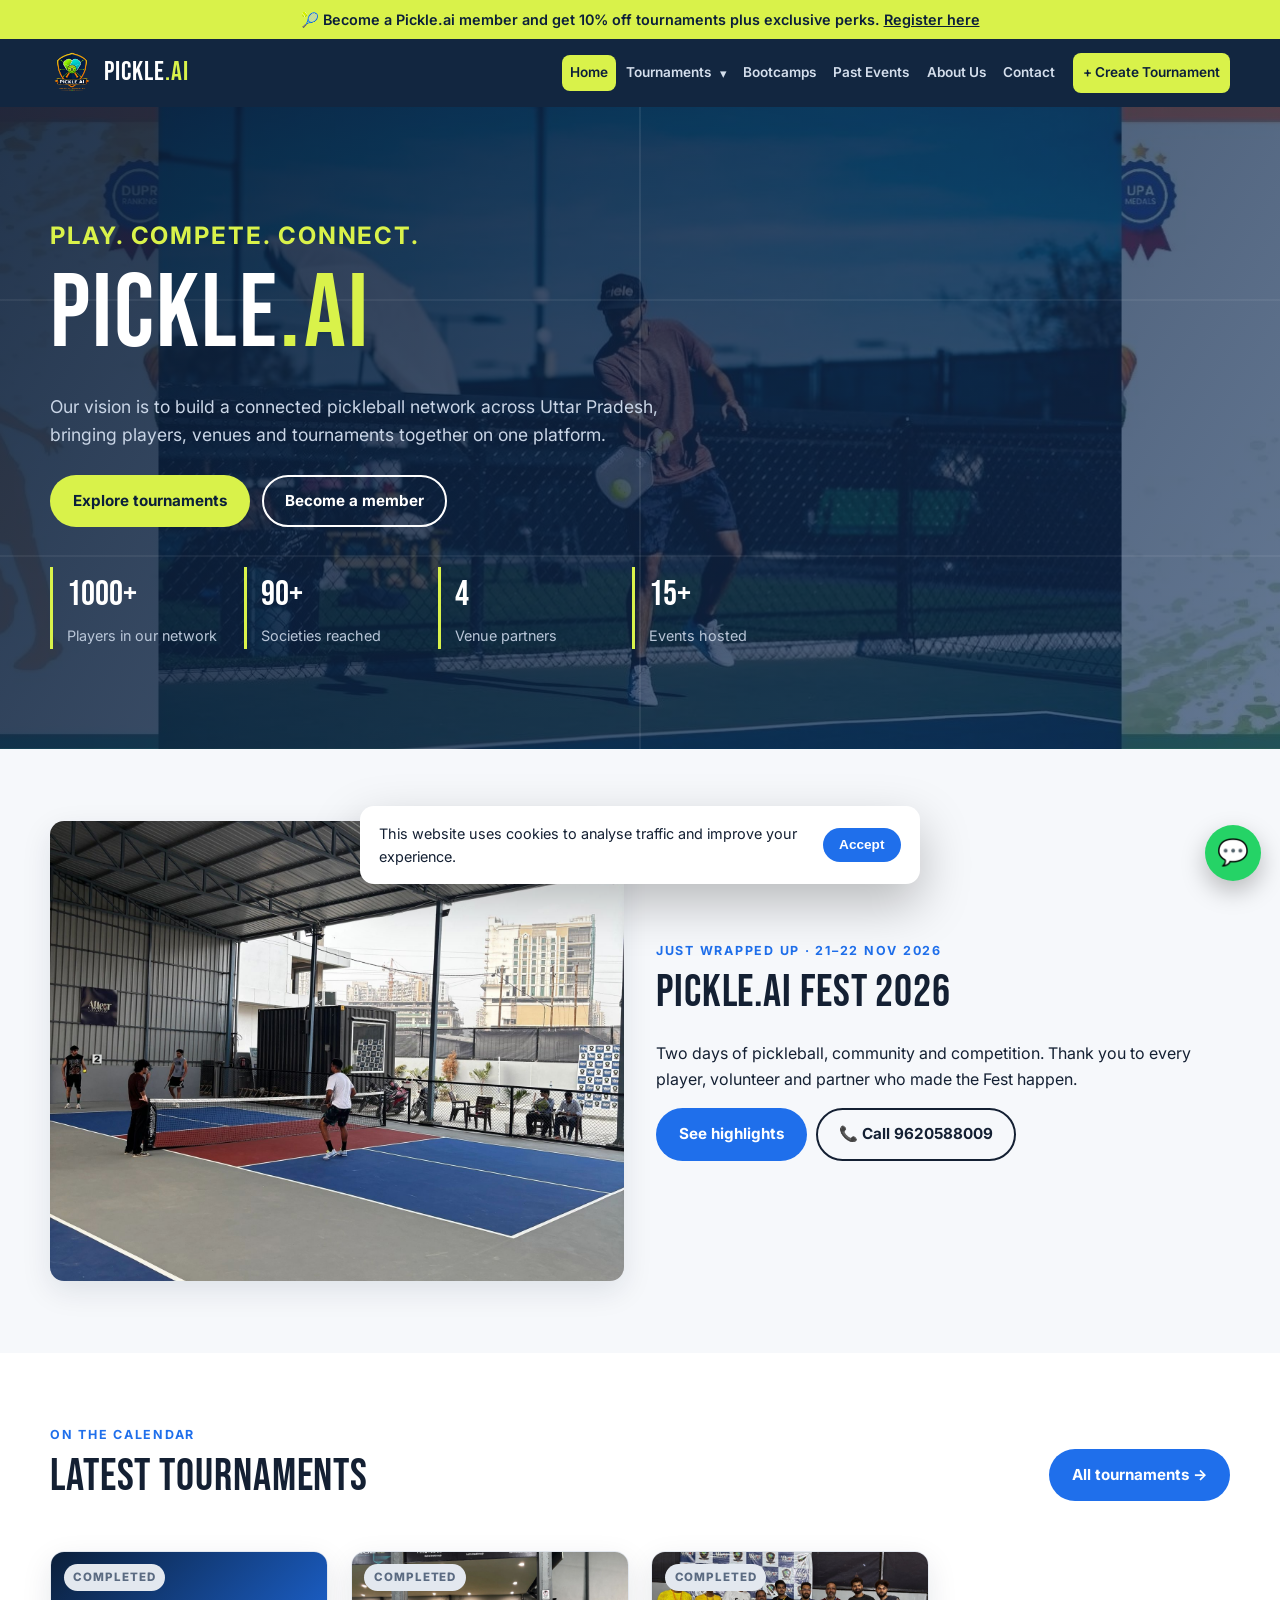
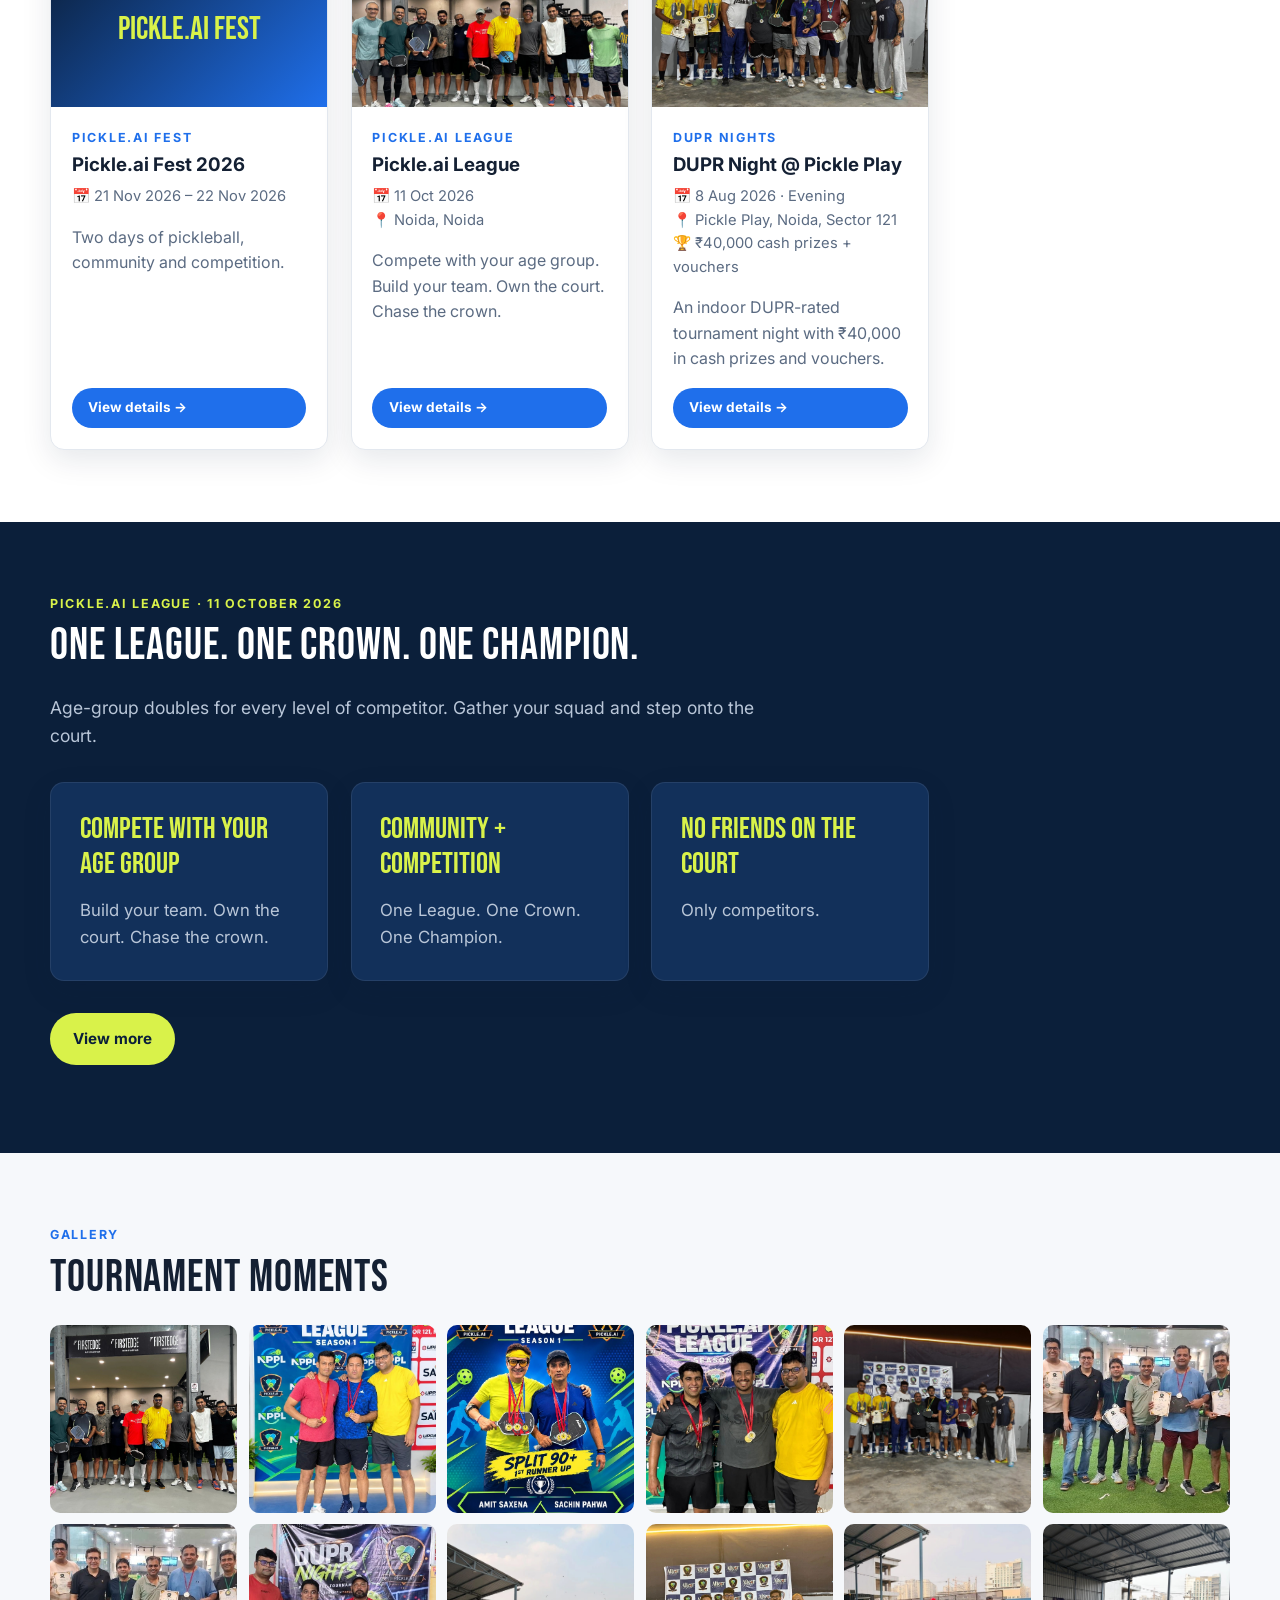
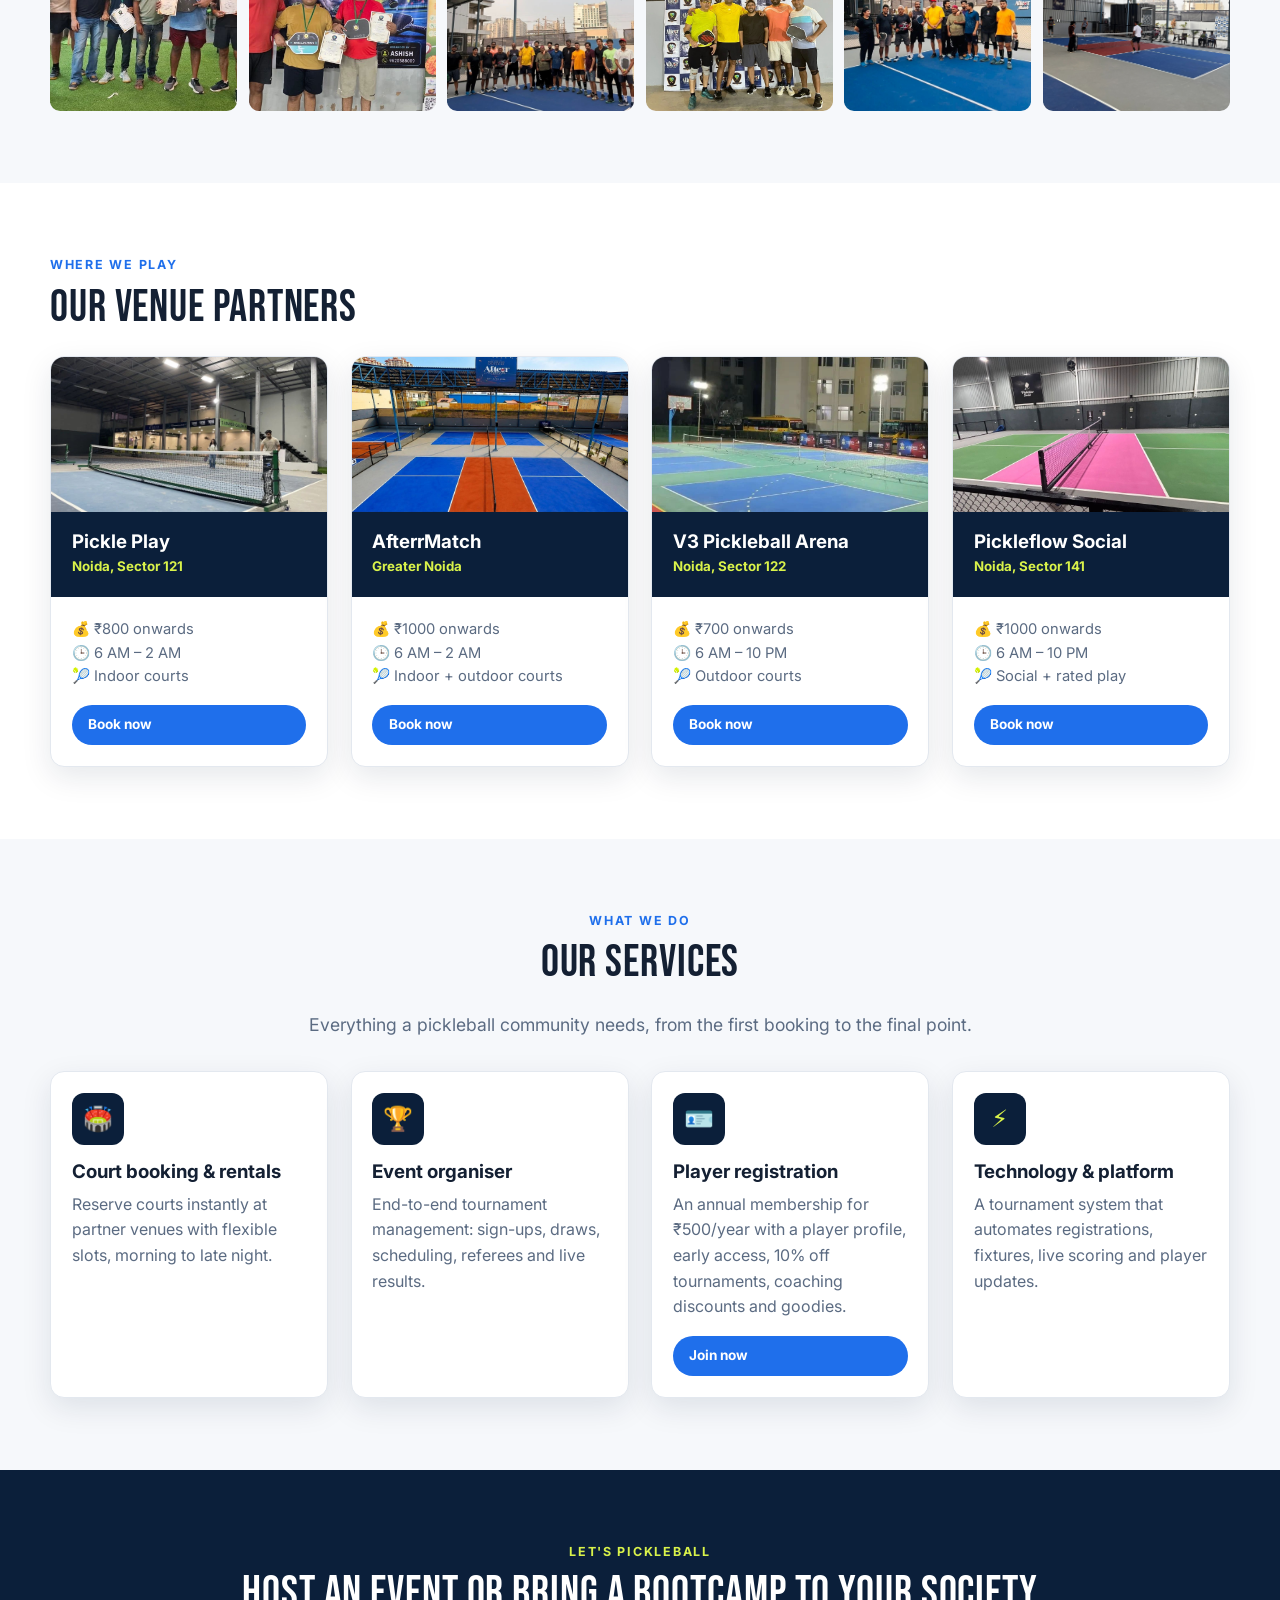
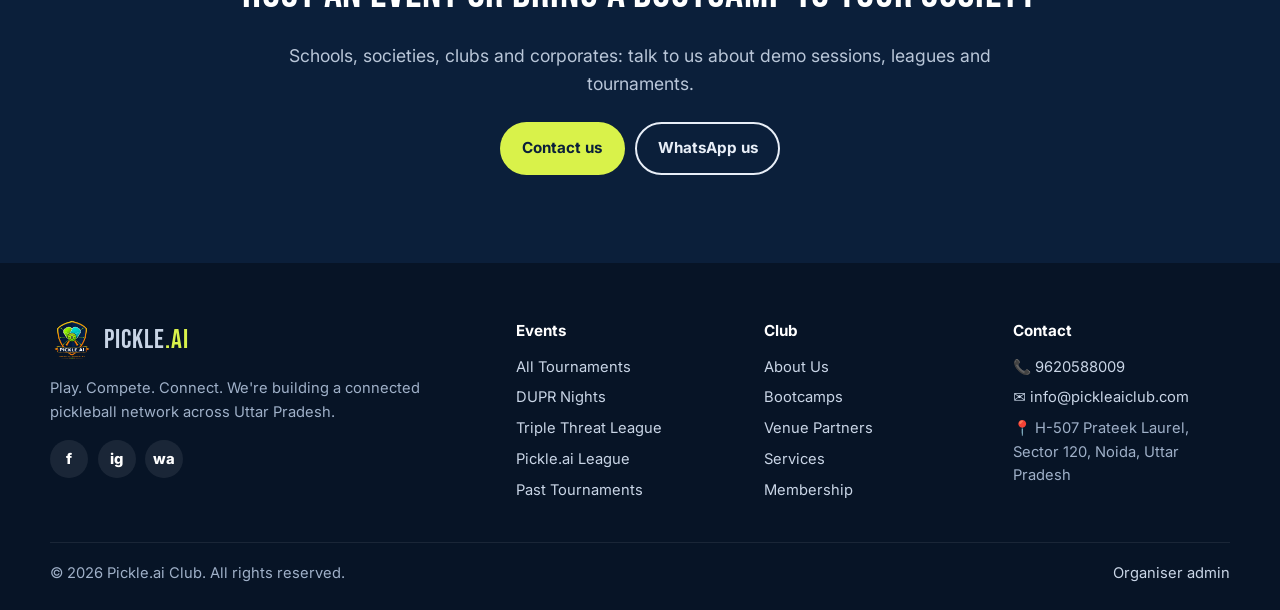
<file: index.html>
<!doctype html>
<html lang="en">
<head>
  <meta charset="utf-8">
  <meta name="viewport" content="width=device-width, initial-scale=1">
  <title>Pickle.ai — Play. Compete. Connect.</title>
  <meta name="description" content="Pickle.ai Club: pickleball tournaments, leagues, DUPR nights, bootcamps and venue partners across Noida, NCR and Uttar Pradesh.">
  <link rel="preconnect" href="https://fonts.googleapis.com">
  <link href="https://fonts.googleapis.com/css2?family=Bebas+Neue&family=Inter:wght@400;600;700;800&display=swap" rel="stylesheet">
  <link rel="stylesheet" href="css/styles.css">
</head>
<body>
  <main>
    <section class="hero" style="background-image:linear-gradient(120deg, rgba(11,31,58,.9), rgba(18,48,90,.65)), url('assets/img/hero-court.jpg')">
      <div class="container">
        <div class="tagline">Play. Compete. Connect.</div>
        <h1>PICKLE<b>.AI</b></h1>
        <p>Our vision is to build a connected pickleball network across Uttar Pradesh, bringing players, venues and tournaments together on one platform.</p>
        <div class="actions">
          <a class="btn btn--primary" href="tournaments.html">Explore tournaments</a>
          <a class="btn btn--ghost" href="membership.html">Become a member</a>
        </div>
        <div class="stats">
          <div class="stat"><strong>1000+</strong><span>Players in our network</span></div>
          <div class="stat"><strong>90+</strong><span>Societies reached</span></div>
          <div class="stat"><strong>4</strong><span>Venue partners</span></div>
          <div class="stat"><strong>15+</strong><span>Events hosted</span></div>
        </div>
      </div>
    </section>

    <!-- Latest event -->
    <section class="section">
      <div class="container">
        <div class="split">
          <img src="assets/uploads/triple-threat-league-s1/img-0174.jpg" alt="Players on a Pickle.ai partner court" loading="lazy">
          <div>
            <div class="eyebrow">Just wrapped up · 21–22 Nov 2026</div>
            <h2>Pickle.ai Fest 2026</h2>
            <p>Two days of pickleball, community and competition. Thank you to every player, volunteer and partner who made the Fest happen.</p>
          <div style="display:flex;gap:.6rem;flex-wrap:wrap">
            <a class="btn btn--blue" href="tournament.html?id=pickle-ai-fest-2026">See highlights</a>
            <a class="btn btn--ghost" href="tel:9620588009">📞 Call 9620588009</a>
          </div>
        </div>
      </div>
    </section>

    <!-- Upcoming tournaments (dynamic) -->
    <section class="section section--alt">
      <div class="container">
        <div class="toolbar">
          <div>
            <div class="eyebrow">On the calendar</div>
            <h2 id="upcoming-title">Upcoming tournaments</h2>
          </div>
          <a class="btn btn--blue" href="tournaments.html">All tournaments →</a>
        </div>
        <div class="grid" id="upcoming"></div>
      </div>
    </section>

    <!-- Pickle.ai League promo -->
    <section class="section section--dark">
      <div class="container">
        <div class="eyebrow">Pickle.ai League · 11 October 2026</div>
        <h2>One league. One crown. One champion.</h2>
        <p class="lead">Age-group doubles for every level of competitor. Gather your squad and step onto the court.</p>
        <div class="grid" style="margin-top:2rem">
          <div class="card promo"><h3>Compete with your age group</h3><p>Build your team. Own the court. Chase the crown.</p></div>
          <div class="card promo"><h3>Community + Competition</h3><p>One League. One Crown. One Champion.</p></div>
          <div class="card promo"><h3>No friends on the court</h3><p>Only competitors.</p></div>
        </div>
        <p style="margin-top:2rem"><a class="btn btn--primary" href="pickle-ai-league.html">View more</a></p>
      </div>
    </section>

    <!-- Moments gallery (dynamic, from tournament images) -->
    <section class="section" id="moments-section">
      <div class="container">
        <div class="eyebrow">Gallery</div>
        <h2>Tournament moments</h2>
        <div class="gallery" id="moments"></div>
      </div>
    </section>

    <!-- Venues -->
    <section class="section section--alt" id="venues">
      <div class="container">
        <div class="eyebrow">Where we play</div>
        <h2>Our venue partners</h2>
        <div class="grid" id="venue-grid"></div>
      </div>
    </section>

    <!-- Services -->
    <section class="section" id="services">
      <div class="container">
        <div class="center">
          <div class="eyebrow">What we do</div>
          <h2>Our services</h2>
          <p class="lead">Everything a pickleball community needs, from the first booking to the final point.</p>
        </div>
        <div class="grid" style="margin-top:2rem">
          <div class="card"><div class="card__body"><div class="card__icon">🏟️</div><h3>Court booking & rentals</h3><p>Reserve courts instantly at partner venues with flexible slots, morning to late night.</p></div></div>
          <div class="card"><div class="card__body"><div class="card__icon">🏆</div><h3>Event organiser</h3><p>End-to-end tournament management: sign-ups, draws, scheduling, referees and live results.</p></div></div>
          <div class="card"><div class="card__body"><div class="card__icon">🪪</div><h3>Player registration</h3><p>An annual membership for ₹500/year with a player profile, early access, 10% off tournaments, coaching discounts and goodies.</p><a class="btn btn--blue btn--sm" href="membership.html">Join now</a></div></div>
          <div class="card"><div class="card__body"><div class="card__icon">⚡</div><h3>Technology & platform</h3><p>A tournament system that automates registrations, fixtures, live scoring and player updates.</p></div></div>
        </div>
      </div>
    </section>

    <!-- Contact CTA -->
    <section class="section section--dark">
      <div class="container center">
        <div class="eyebrow">Let's pickleball</div>
        <h2>Host an event or bring a bootcamp to your society</h2>
        <p class="lead">Schools, societies, clubs and corporates: talk to us about demo sessions, leagues and tournaments.</p>
        <p style="margin-top:1.5rem;display:flex;gap:.6rem;justify-content:center;flex-wrap:wrap">
          <a class="btn btn--primary" href="contact.html">Contact us</a>
          <a class="btn btn--ghost" href="https://wa.me/919620588009" target="_blank" rel="noopener">WhatsApp us</a>
        </p>
      </div>
    </section>
  </main>

  <div class="lightbox" id="lightbox"><button class="lb-close" aria-label="Close">×</button><button class="lb-prev" aria-label="Previous">‹</button><img alt=""><button class="lb-next" aria-label="Next">›</button></div>

  <script src="data/tournaments.js"></script>
  <script src="data/venues.js"></script>
  <script src="js/site.js"></script>
  <script src="js/store.js"></script>
  <script src="js/lightbox.js"></script>
  <script>
    (async () => {
      const all = await Store.list();
      const upcoming = all.filter((t) => UI.statusOf(t) !== "completed")
        .sort((a, b) => a.startDate.localeCompare(b.startDate));
      const show = upcoming.length ? upcoming.slice(0, 3) : all.slice(0, 3);
      if (!upcoming.length) document.getElementById("upcoming-title").textContent = "Latest tournaments";
      document.getElementById("upcoming").innerHTML = show.map(UI.tournamentCard).join("") ||
        '<div class="empty">No tournaments yet. <a href="admin.html">Create one</a>.</div>';

      const imgs = all.flatMap((t) => (t.images || []).slice(0, 4)).slice(0, 12);
      if (imgs.length) Lightbox.renderGallery(document.getElementById("moments"), imgs);
      else document.getElementById("moments-section").classList.add("hidden");

      document.getElementById("venue-grid").innerHTML = window.VENUES.map((v) => `
        <article class="card">
          ${v.image ? `<img class="venue__img" src="${UI.esc(v.image)}" alt="${UI.esc(v.name)} courts" loading="lazy">` : ""}
          <div class="venue__head"><h3>${UI.esc(v.name)}</h3><small>${UI.esc(v.area)}</small></div>
          <div class="card__body">
            <ul class="meta"><li>💰 ${UI.esc(v.price)}</li><li>🕒 ${UI.esc(v.hours)}</li><li>🎾 ${UI.esc(v.courts)}</li></ul>
            <a class="btn btn--blue btn--sm" href="tel:${v.phone}">Book now</a>
          </div>
        </article>`).join("");
    })();
  </script>
</body>
</html>
</file>
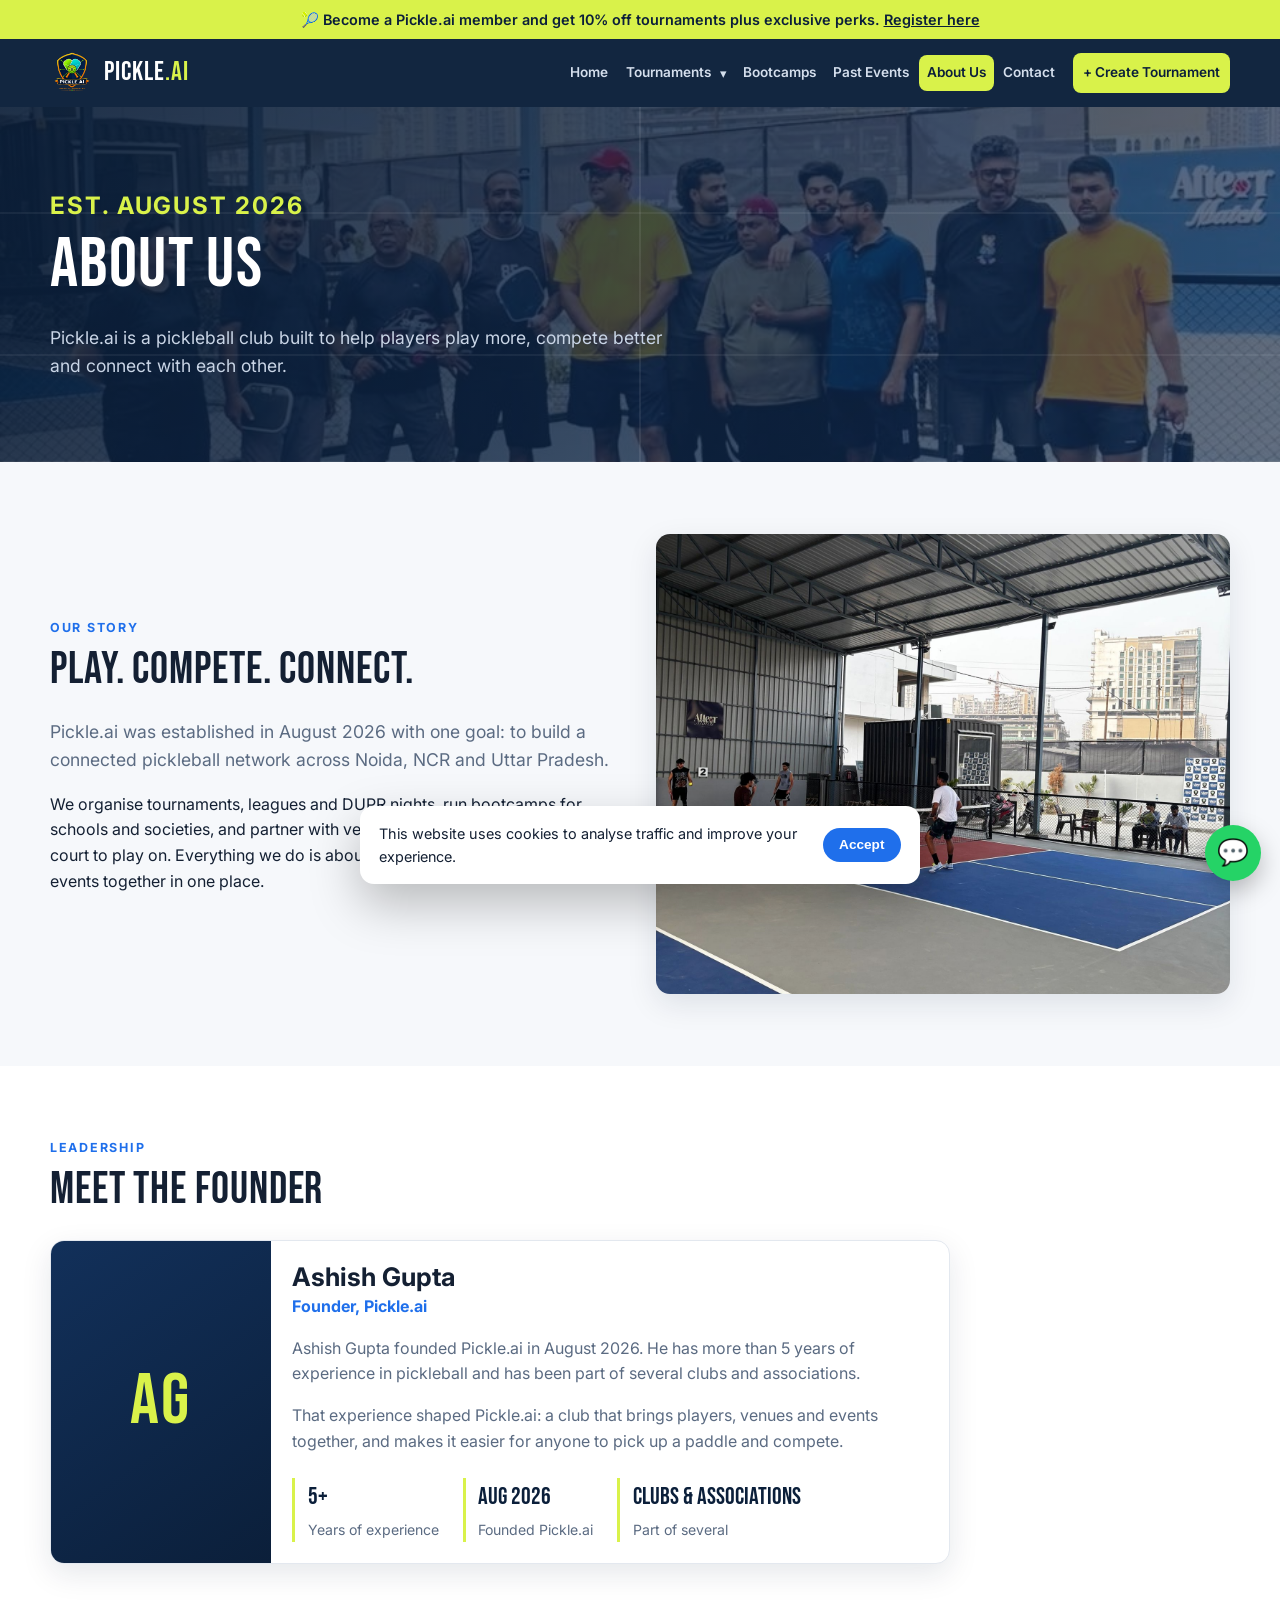
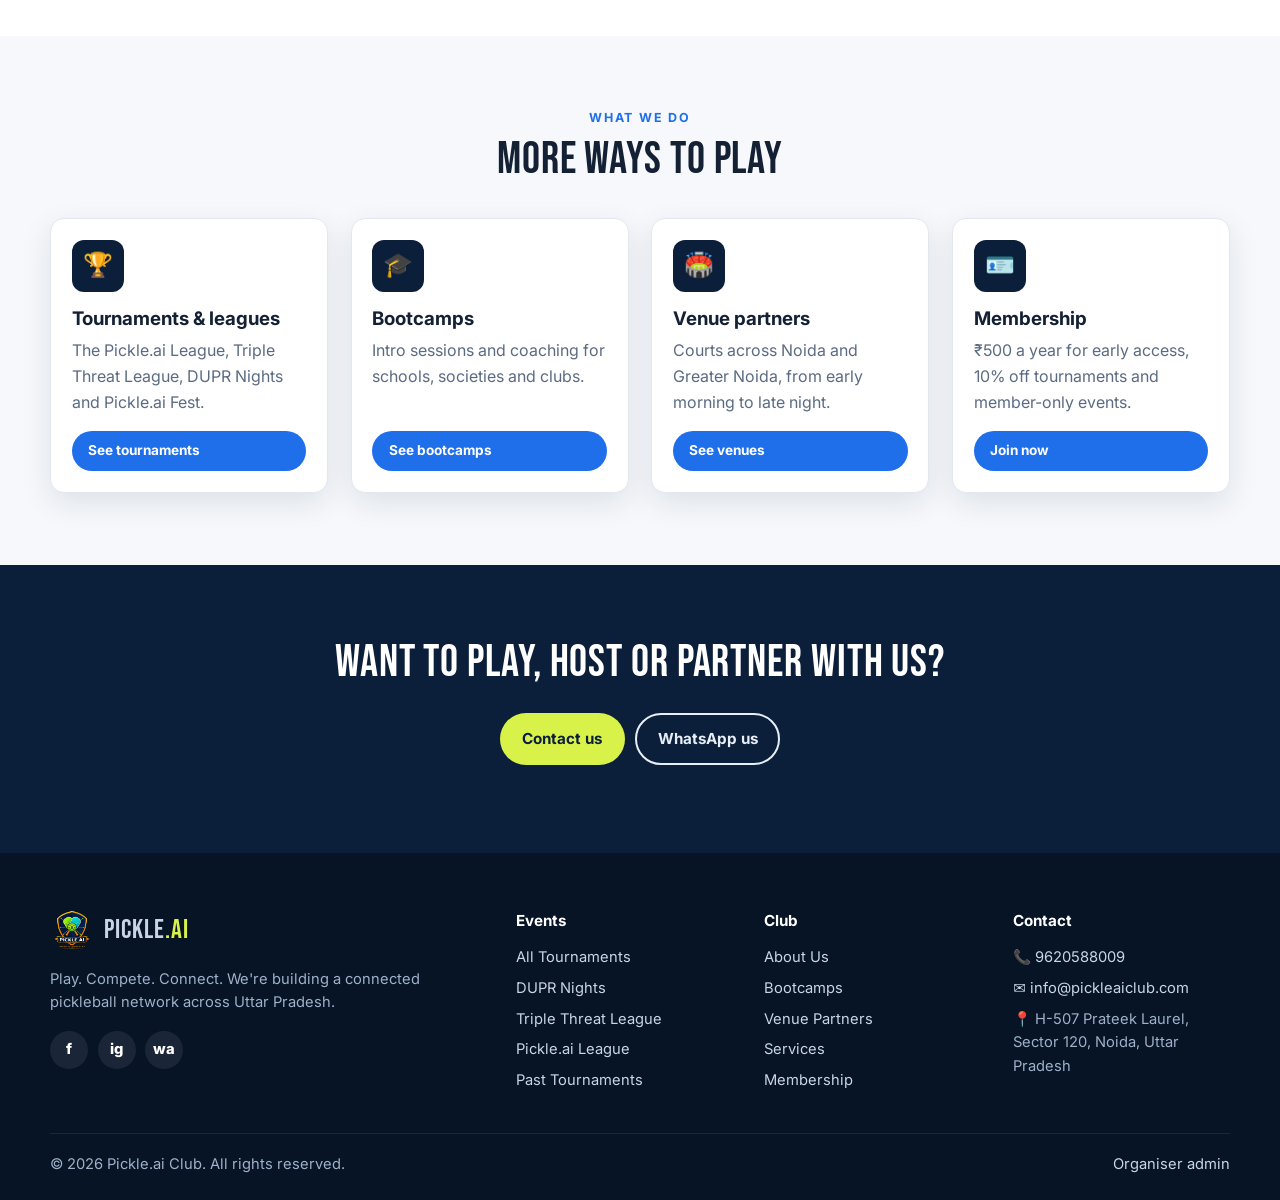
<file: about.html>
<!doctype html>
<html lang="en">
<head>
  <meta charset="utf-8">
  <meta name="viewport" content="width=device-width, initial-scale=1">
  <title>About Us | Pickle.ai</title>
  <meta name="description" content="About Pickle.ai: a pickleball club founded by Ashish Gupta in August 2026, building a connected pickleball community across Noida, NCR and Uttar Pradesh.">
  <link href="https://fonts.googleapis.com/css2?family=Bebas+Neue&family=Inter:wght@400;600;700;800&display=swap" rel="stylesheet">
  <link rel="stylesheet" href="css/styles.css">
</head>
<body>
  <main>
    <section class="hero hero--page" style="background-image:linear-gradient(120deg, rgba(11,31,58,.9), rgba(18,48,90,.65)), url('assets/uploads/triple-threat-league-s1/d59bd466-e0a7-4391-a314-3780a3a4f732.jpg')">
      <div class="container">
        <div class="tagline">Est. August 2026</div>
        <h1>About Us</h1>
        <p>Pickle.ai is a pickleball club built to help players play more, compete better and connect with each other.</p>
      </div>
    </section>

    <!-- Story -->
    <section class="section">
      <div class="container split">
        <div>
          <div class="eyebrow">Our story</div>
          <h2>Play. Compete. Connect.</h2>
          <p class="lead">Pickle.ai was established in August 2026 with one goal: to build a connected pickleball network across Noida, NCR and Uttar Pradesh.</p>
          <p>We organise tournaments, leagues and DUPR nights, run bootcamps for schools and societies, and partner with venues so players always have a court to play on. Everything we do is about bringing players, venues and events together in one place.</p>
        </div>
        <img src="assets/uploads/triple-threat-league-s1/img-0174.jpg" alt="Players on a Pickle.ai partner court" loading="lazy">
      </div>
    </section>

    <!-- Founder -->
    <section class="section section--alt">
      <div class="container">
        <div class="eyebrow">Leadership</div>
        <h2>Meet the founder</h2>
        <article class="card founder">
          <div class="founder__avatar" aria-hidden="true">AG</div>
          <div class="card__body">
            <h3>Ashish Gupta</h3>
            <div class="founder__role">Founder, Pickle.ai</div>
            <p>Ashish Gupta founded Pickle.ai in August 2026. He has more than 5 years of experience in pickleball and has been part of several clubs and associations.</p>
            <p>That experience shaped Pickle.ai: a club that brings players, venues and events together, and makes it easier for anyone to pick up a paddle and compete.</p>
            <ul class="founder__facts">
              <li><strong>5+</strong><span>Years of experience</span></li>
              <li><strong>Aug 2026</strong><span>Founded Pickle.ai</span></li>
              <li><strong>Clubs &amp; associations</strong><span>Part of several</span></li>
            </ul>
          </div>
        </article>
      </div>
    </section>

    <!-- What we do -->
    <section class="section">
      <div class="container">
        <div class="center">
          <div class="eyebrow">What we do</div>
          <h2>More ways to play</h2>
        </div>
        <div class="grid" style="margin-top:2rem">
          <div class="card"><div class="card__body"><div class="card__icon">🏆</div><h3>Tournaments &amp; leagues</h3><p>The Pickle.ai League, Triple Threat League, DUPR Nights and Pickle.ai Fest.</p><a class="btn btn--blue btn--sm" href="tournaments.html">See tournaments</a></div></div>
          <div class="card"><div class="card__body"><div class="card__icon">🎓</div><h3>Bootcamps</h3><p>Intro sessions and coaching for schools, societies and clubs.</p><a class="btn btn--blue btn--sm" href="bootcamps.html">See bootcamps</a></div></div>
          <div class="card"><div class="card__body"><div class="card__icon">🏟️</div><h3>Venue partners</h3><p>Courts across Noida and Greater Noida, from early morning to late night.</p><a class="btn btn--blue btn--sm" href="index.html#venues">See venues</a></div></div>
          <div class="card"><div class="card__body"><div class="card__icon">🪪</div><h3>Membership</h3><p>₹500 a year for early access, 10% off tournaments and member-only events.</p><a class="btn btn--blue btn--sm" href="membership.html">Join now</a></div></div>
        </div>
      </div>
    </section>

    <section class="section section--dark">
      <div class="container center">
        <h2>Want to play, host or partner with us?</h2>
        <p style="margin-top:1.5rem;display:flex;gap:.6rem;justify-content:center;flex-wrap:wrap">
          <a class="btn btn--primary" href="contact.html">Contact us</a>
          <a class="btn btn--ghost" href="https://wa.me/919620588009" target="_blank" rel="noopener">WhatsApp us</a>
        </p>
      </div>
    </section>
  </main>
  <script src="js/site.js"></script>
</body>
</html>
</file>
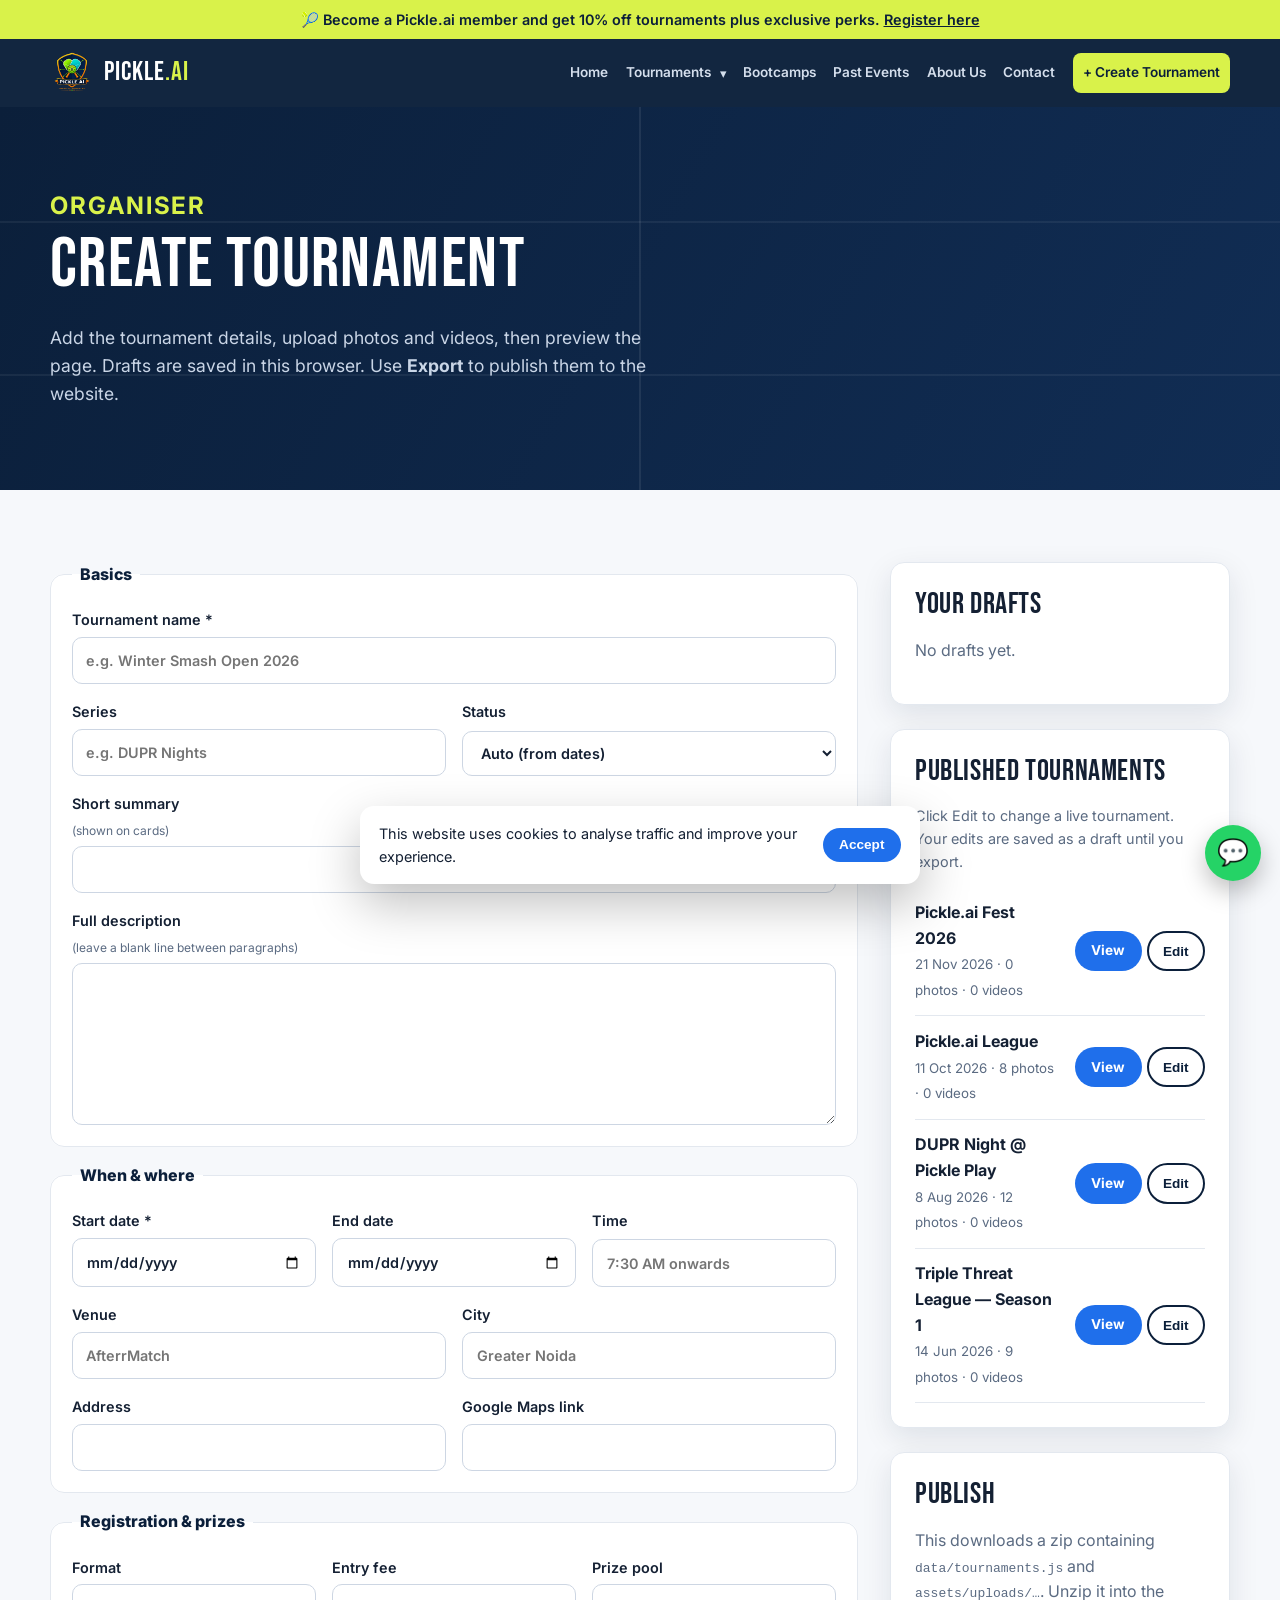
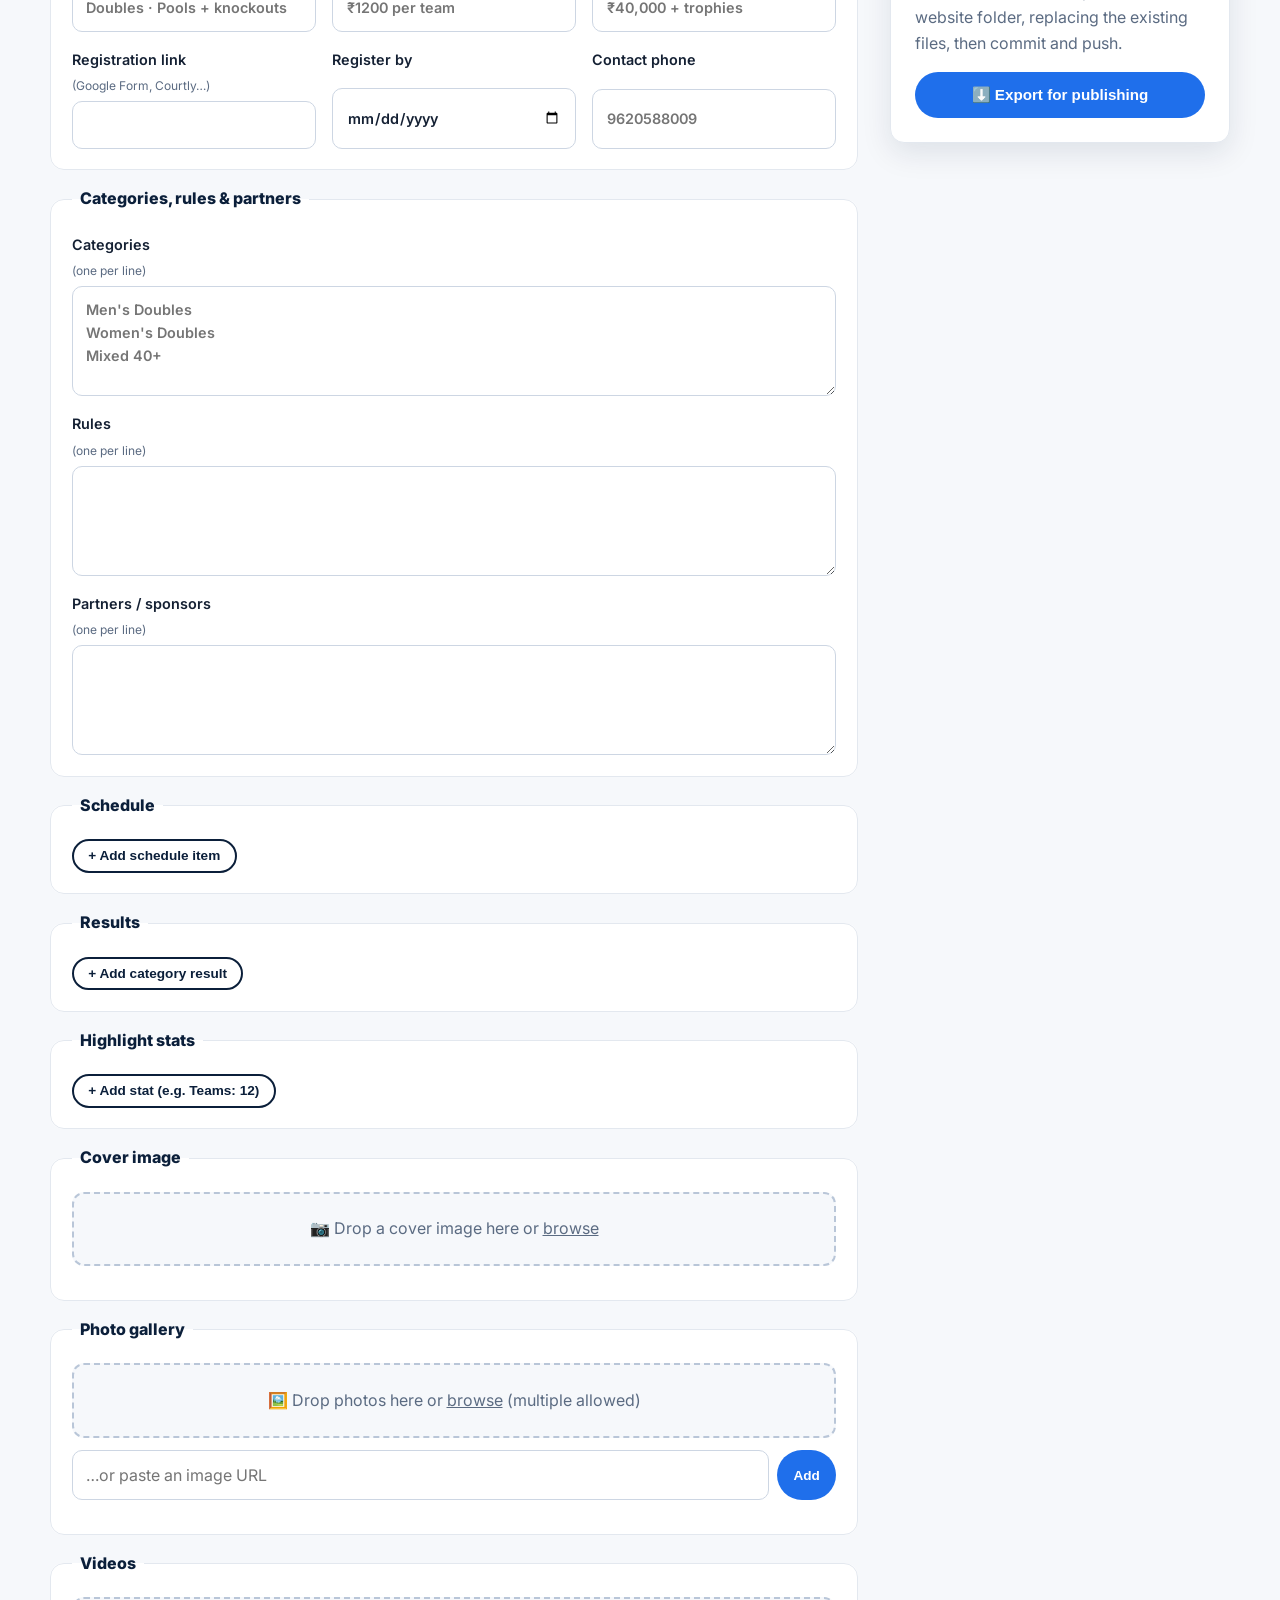
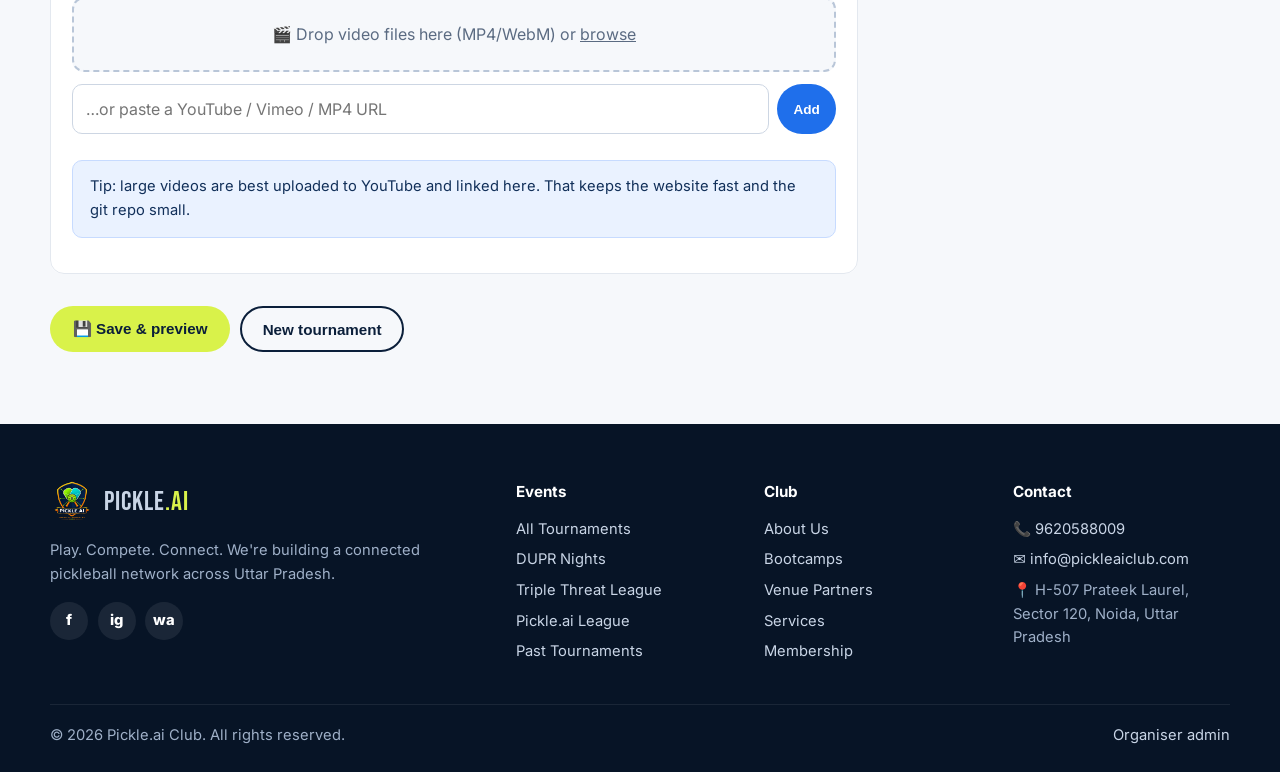
<file: admin.html>
<!doctype html>
<html lang="en">
<head>
  <meta charset="utf-8">
  <meta name="viewport" content="width=device-width, initial-scale=1">
  <meta name="robots" content="noindex">
  <title>Create Tournament | Pickle.ai</title>
  <link href="https://fonts.googleapis.com/css2?family=Bebas+Neue&family=Inter:wght@400;600;700;800&display=swap" rel="stylesheet">
  <link rel="stylesheet" href="css/styles.css">
</head>
<body>
  <main>
    <section class="hero hero--page"><div class="container">
      <div class="tagline">Organiser</div><h1 id="page-title">Create Tournament</h1>
      <p>Add the tournament details, upload photos and videos, then preview the page. Drafts are saved in this browser. Use <b>Export</b> to publish them to the website.</p>
    </div></section>

    <section class="section"><div class="container detail-layout">
      <form id="form" class="form" novalidate>
        <fieldset>
          <legend>Basics</legend>
          <div class="form" style="gap:1rem">
            <label>Tournament name *<input name="name" required placeholder="e.g. Winter Smash Open 2026"></label>
            <div class="form-row">
              <label>Series<input name="series" list="series-list" placeholder="e.g. DUPR Nights"></label>
              <label>Status<select name="status"><option value="">Auto (from dates)</option><option value="upcoming">Upcoming</option><option value="live">Live</option><option value="completed">Completed</option></select></label>
            </div>
            <datalist id="series-list"><option>DUPR Nights</option><option>Triple Threat League</option><option>Pickle.ai League</option><option>Pickle.ai Fest</option><option>Open Tournament</option></datalist>
            <label>Short summary <small>(shown on cards)</small><input name="summary" maxlength="160"></label>
            <label>Full description <small>(leave a blank line between paragraphs)</small><textarea name="description" rows="6"></textarea></label>
          </div>
        </fieldset>

        <fieldset>
          <legend>When &amp; where</legend>
          <div class="form-row">
            <label>Start date *<input name="startDate" type="date" required></label>
            <label>End date<input name="endDate" type="date"></label>
            <label>Time<input name="time" placeholder="7:30 AM onwards"></label>
          </div>
          <div class="form-row" style="margin-top:1rem">
            <label>Venue<input name="venue" placeholder="AfterrMatch"></label>
            <label>City<input name="city" placeholder="Greater Noida"></label>
          </div>
          <div class="form-row" style="margin-top:1rem">
            <label>Address<input name="address"></label>
            <label>Google Maps link<input name="mapUrl" type="url"></label>
          </div>
        </fieldset>

        <fieldset>
          <legend>Registration &amp; prizes</legend>
          <div class="form-row">
            <label>Format<input name="format" placeholder="Doubles · Pools + knockouts"></label>
            <label>Entry fee<input name="entryFee" placeholder="₹1200 per team"></label>
            <label>Prize pool<input name="prizePool" placeholder="₹40,000 + trophies"></label>
          </div>
          <div class="form-row" style="margin-top:1rem">
            <label>Registration link <small>(Google Form, Courtly…)</small><input name="registrationUrl" type="url"></label>
            <label>Register by<input name="registrationDeadline" type="date"></label>
            <label>Contact phone<input name="contactPhone" type="tel" placeholder="9620588009"></label>
          </div>
        </fieldset>

        <fieldset>
          <legend>Categories, rules &amp; partners</legend>
          <label>Categories <small>(one per line)</small><textarea name="categories" rows="3" placeholder="Men's Doubles&#10;Women's Doubles&#10;Mixed 40+"></textarea></label>
          <label style="margin-top:1rem">Rules <small>(one per line)</small><textarea name="rules" rows="3"></textarea></label>
          <label style="margin-top:1rem">Partners / sponsors <small>(one per line)</small><textarea name="partners" rows="2"></textarea></label>
        </fieldset>

        <fieldset>
          <legend>Schedule</legend>
          <div id="schedule"></div>
          <button type="button" class="btn btn--ghost btn--sm" style="color:var(--navy)" data-add="schedule">+ Add schedule item</button>
        </fieldset>

        <fieldset>
          <legend>Results</legend>
          <div id="results"></div>
          <button type="button" class="btn btn--ghost btn--sm" style="color:var(--navy)" data-add="results">+ Add category result</button>
        </fieldset>

        <fieldset>
          <legend>Highlight stats</legend>
          <div id="stats"></div>
          <button type="button" class="btn btn--ghost btn--sm" style="color:var(--navy)" data-add="stats">+ Add stat (e.g. Teams: 12)</button>
        </fieldset>

        <fieldset>
          <legend>Cover image</legend>
          <div class="dropzone" data-drop="cover">📷 Drop a cover image here or <u>browse</u><input type="file" accept="image/*" hidden></div>
          <div class="thumbs" id="cover-thumbs"></div>
        </fieldset>

        <fieldset>
          <legend>Photo gallery</legend>
          <div class="dropzone" data-drop="images">🖼️ Drop photos here or <u>browse</u> (multiple allowed)<input type="file" accept="image/*" multiple hidden></div>
          <div class="repeat-row repeat-row--2" style="margin-top:.8rem"><input id="image-url" placeholder="…or paste an image URL"><button type="button" class="btn btn--blue btn--sm" id="add-image-url">Add</button></div>
          <div class="thumbs" id="images-thumbs"></div>
        </fieldset>

        <fieldset>
          <legend>Videos</legend>
          <div class="dropzone" data-drop="videos">🎬 Drop video files here (MP4/WebM) or <u>browse</u><input type="file" accept="video/*" multiple hidden></div>
          <div class="repeat-row repeat-row--2" style="margin-top:.8rem"><input id="video-url" placeholder="…or paste a YouTube / Vimeo / MP4 URL"><button type="button" class="btn btn--blue btn--sm" id="add-video-url">Add</button></div>
          <div class="thumbs" id="videos-thumbs"></div>
          <p class="notice" style="margin-top:.8rem">Tip: large videos are best uploaded to YouTube and linked here. That keeps the website fast and the git repo small.</p>
        </fieldset>

        <div id="msg"></div>
        <div style="display:flex;gap:.6rem;flex-wrap:wrap">
          <button class="btn btn--primary" type="submit">💾 Save &amp; preview</button>
          <button class="btn btn--ghost" type="button" id="reset" style="color:var(--navy)">New tournament</button>
        </div>
      </form>

      <aside class="sticky">
        <div class="panel admin-list">
          <h2>Your drafts</h2>
          <div id="drafts"><p style="color:var(--muted)">No drafts yet.</p></div>
        </div>
        <div class="panel admin-list">
          <h2>Published tournaments</h2>
          <p style="color:var(--muted);font-size:.9rem">Click Edit to change a live tournament. Your edits are saved as a draft until you export.</p>
          <div id="published"></div>
        </div>
        <div class="panel">
          <h2>Publish</h2>
          <p style="color:var(--muted)">This downloads a zip containing <code>data/tournaments.js</code> and <code>assets/uploads/…</code>. Unzip it into the website folder, replacing the existing files, then commit and push.</p>
          <button class="btn btn--blue" id="export" style="width:100%;justify-content:center">⬇️ Export for publishing</button>
        </div>
      </aside>
    </div></section>
  </main>

  <script src="data/tournaments.js"></script>
  <script src="js/site.js"></script>
  <script src="js/store.js"></script>
  <script src="js/admin.js"></script>
</body>
</html>
</file>
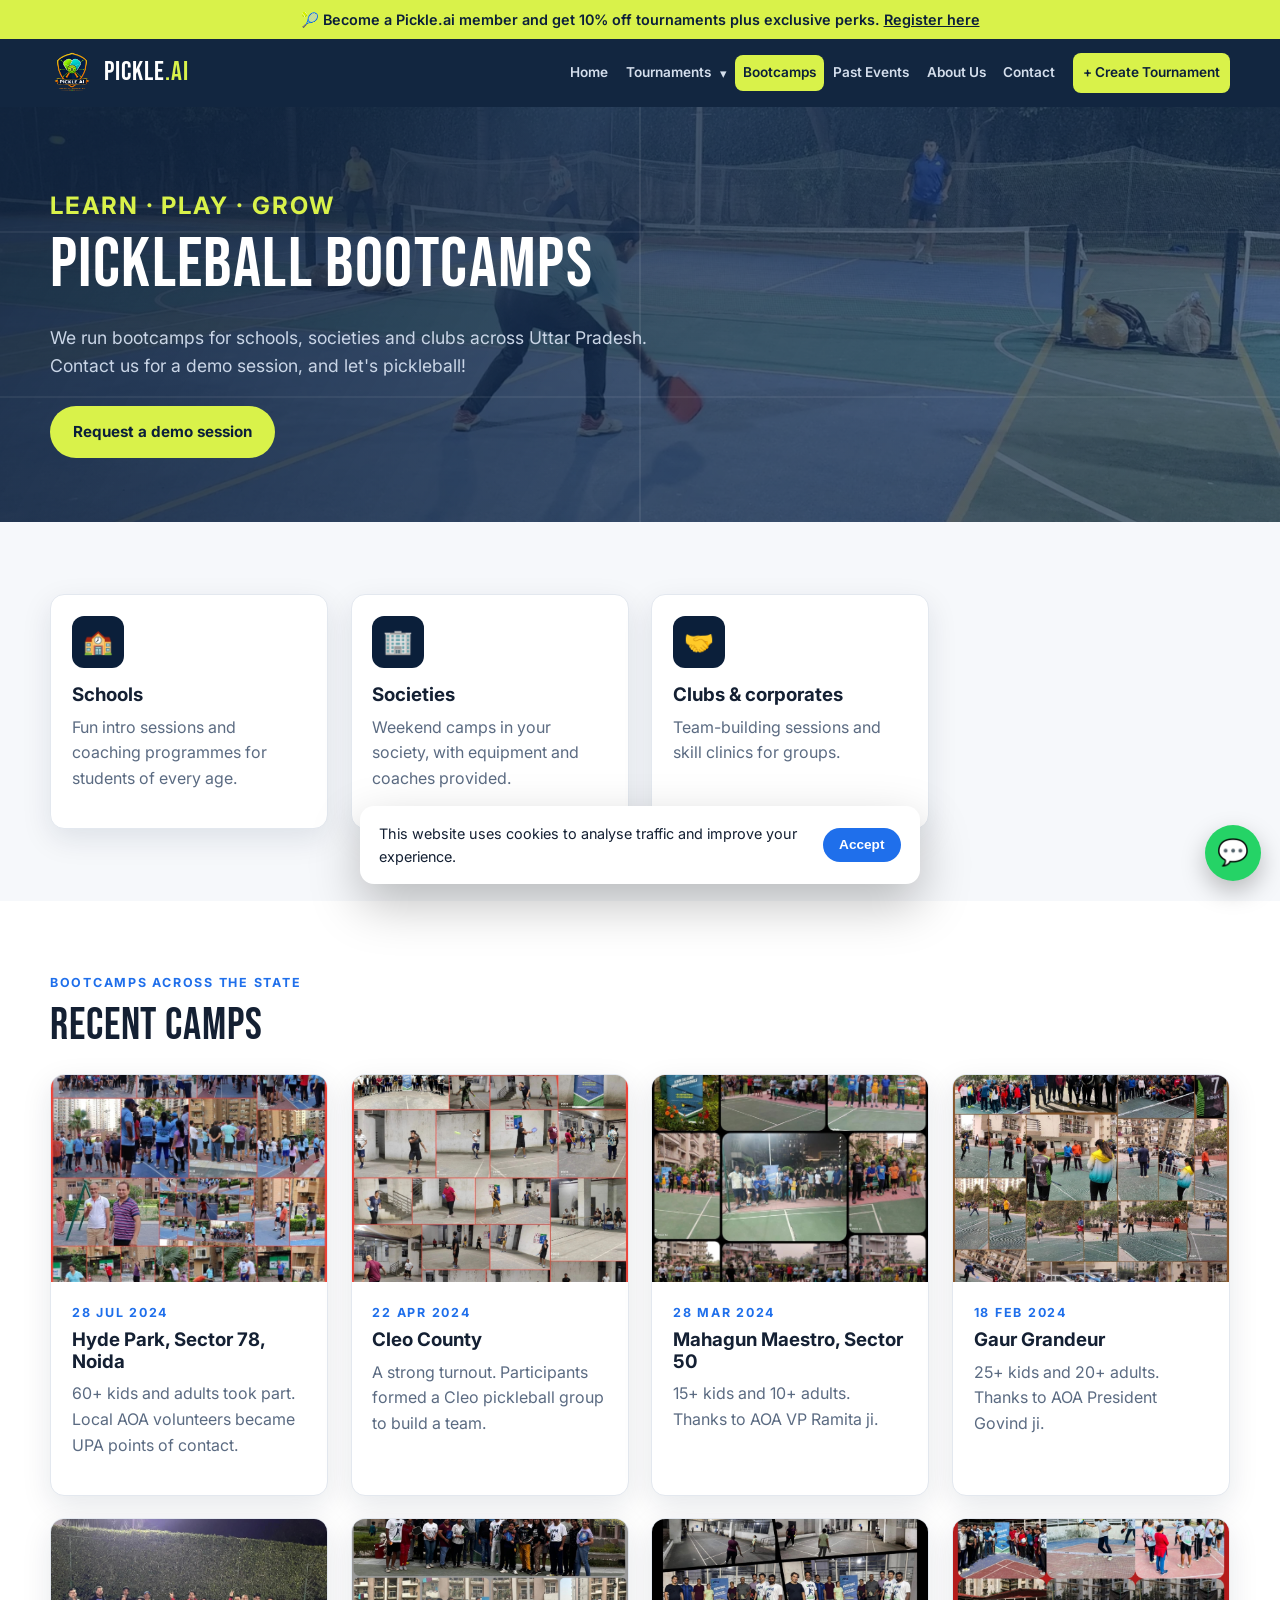
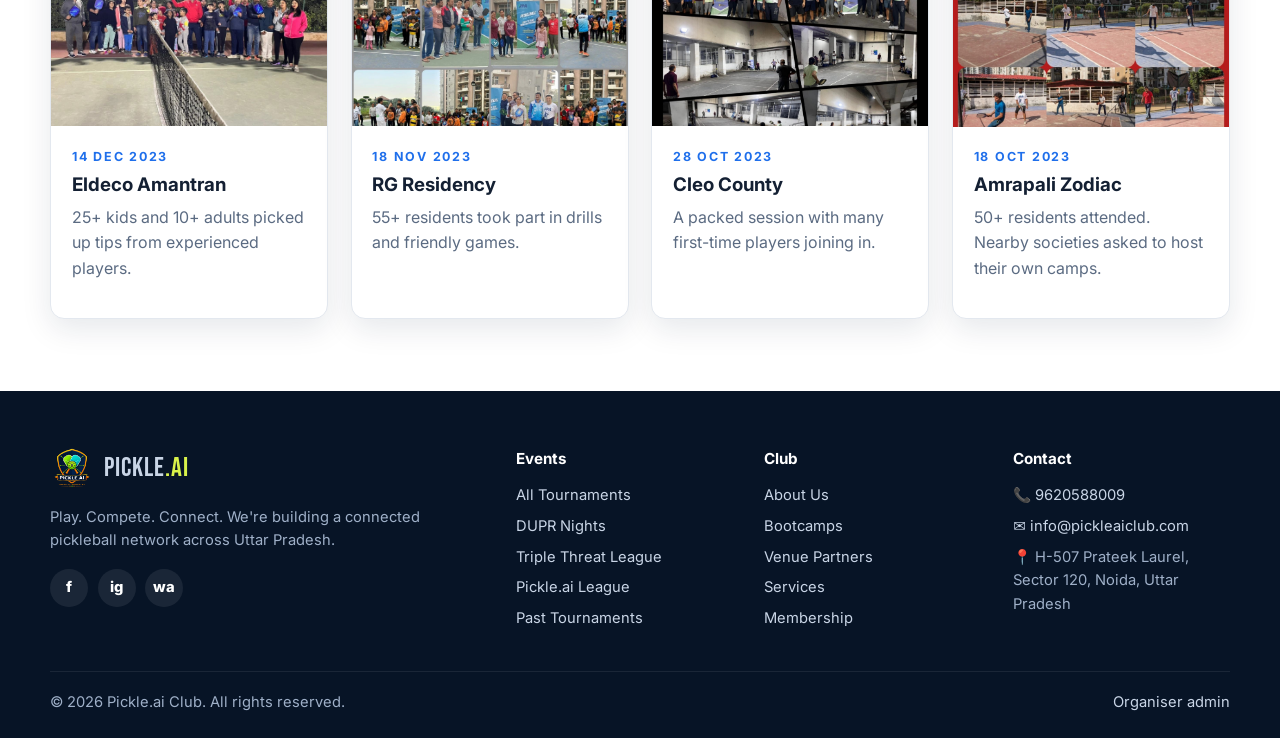
<file: bootcamps.html>
<!doctype html>
<html lang="en">
<head>
  <meta charset="utf-8">
  <meta name="viewport" content="width=device-width, initial-scale=1">
  <title>Bootcamps | Pickle.ai</title>
  <link href="https://fonts.googleapis.com/css2?family=Bebas+Neue&family=Inter:wght@400;600;700;800&display=swap" rel="stylesheet">
  <link rel="stylesheet" href="css/styles.css">
</head>
<body>
  <main>
    <section class="hero hero--page" style="background-image:linear-gradient(120deg, rgba(11,31,58,.9), rgba(18,48,90,.65)), url('assets/img/bootcamps/hero.png')"><div class="container">
      <div class="tagline">Learn · Play · Grow</div><h1>Pickleball Bootcamps</h1>
      <p>We run bootcamps for schools, societies and clubs across Uttar Pradesh. Contact us for a demo session, and let's pickleball!</p>
      <div class="actions"><a class="btn btn--primary" href="contact.html?subject=Bootcamp%20demo">Request a demo session</a></div>
    </div></section>
    <section class="section"><div class="container">
      <div class="grid">
        <div class="card"><div class="card__body"><div class="card__icon">🏫</div><h3>Schools</h3><p>Fun intro sessions and coaching programmes for students of every age.</p></div></div>
        <div class="card"><div class="card__body"><div class="card__icon">🏢</div><h3>Societies</h3><p>Weekend camps in your society, with equipment and coaches provided.</p></div></div>
        <div class="card"><div class="card__body"><div class="card__icon">🤝</div><h3>Clubs & corporates</h3><p>Team-building sessions and skill clinics for groups.</p></div></div>
      </div>
    </div></section>
    <section class="section section--alt"><div class="container">
      <div class="eyebrow">Bootcamps across the state</div><h2>Recent camps</h2>
      <div class="grid" id="camps"></div>
    </div></section>
  </main>
  <script src="js/site.js"></script>
  <script>
    const CAMPS = [
      ["28 Jul 2024", "Hyde Park, Sector 78, Noida", "hyde-park.jpg", "60+ kids and adults took part. Local AOA volunteers became UPA points of contact."],
      ["22 Apr 2024", "Cleo County", "cleo-2024.jpg", "A strong turnout. Participants formed a Cleo pickleball group to build a team."],
      ["28 Mar 2024", "Mahagun Maestro, Sector 50", "pbbootcamp-mahagun.jpg", "15+ kids and 10+ adults. Thanks to AOA VP Ramita ji."],
      ["18 Feb 2024", "Gaur Grandeur", "bootcamp-gaur.jpg", "25+ kids and 20+ adults. Thanks to AOA President Govind ji."],
      ["14 Dec 2023", "Eldeco Amantran", "eldeco-amantran-bootcamp.jpg", "25+ kids and 10+ adults picked up tips from experienced players."],
      ["18 Nov 2023", "RG Residency", "rg-bootcamp.jpg", "55+ residents took part in drills and friendly games."],
      ["28 Oct 2023", "Cleo County", "cleo-bootcamp.jpg", "A packed session with many first-time players joining in."],
      ["18 Oct 2023", "Amrapali Zodiac", "zodiac-bootcamp.jpg", "50+ residents attended. Nearby societies asked to host their own camps."]
    ];
    document.getElementById("camps").innerHTML = CAMPS.map(([d, p, img, s]) => `
      <article class="card"><img class="camp__img" src="assets/img/bootcamps/${img}" alt="Bootcamp at ${p}" loading="lazy"><div class="card__body"><div class="eyebrow">${d}</div><h3>${p}</h3><p>${s}</p></div></article>`).join("");
  </script>
</body>
</html>
</file>
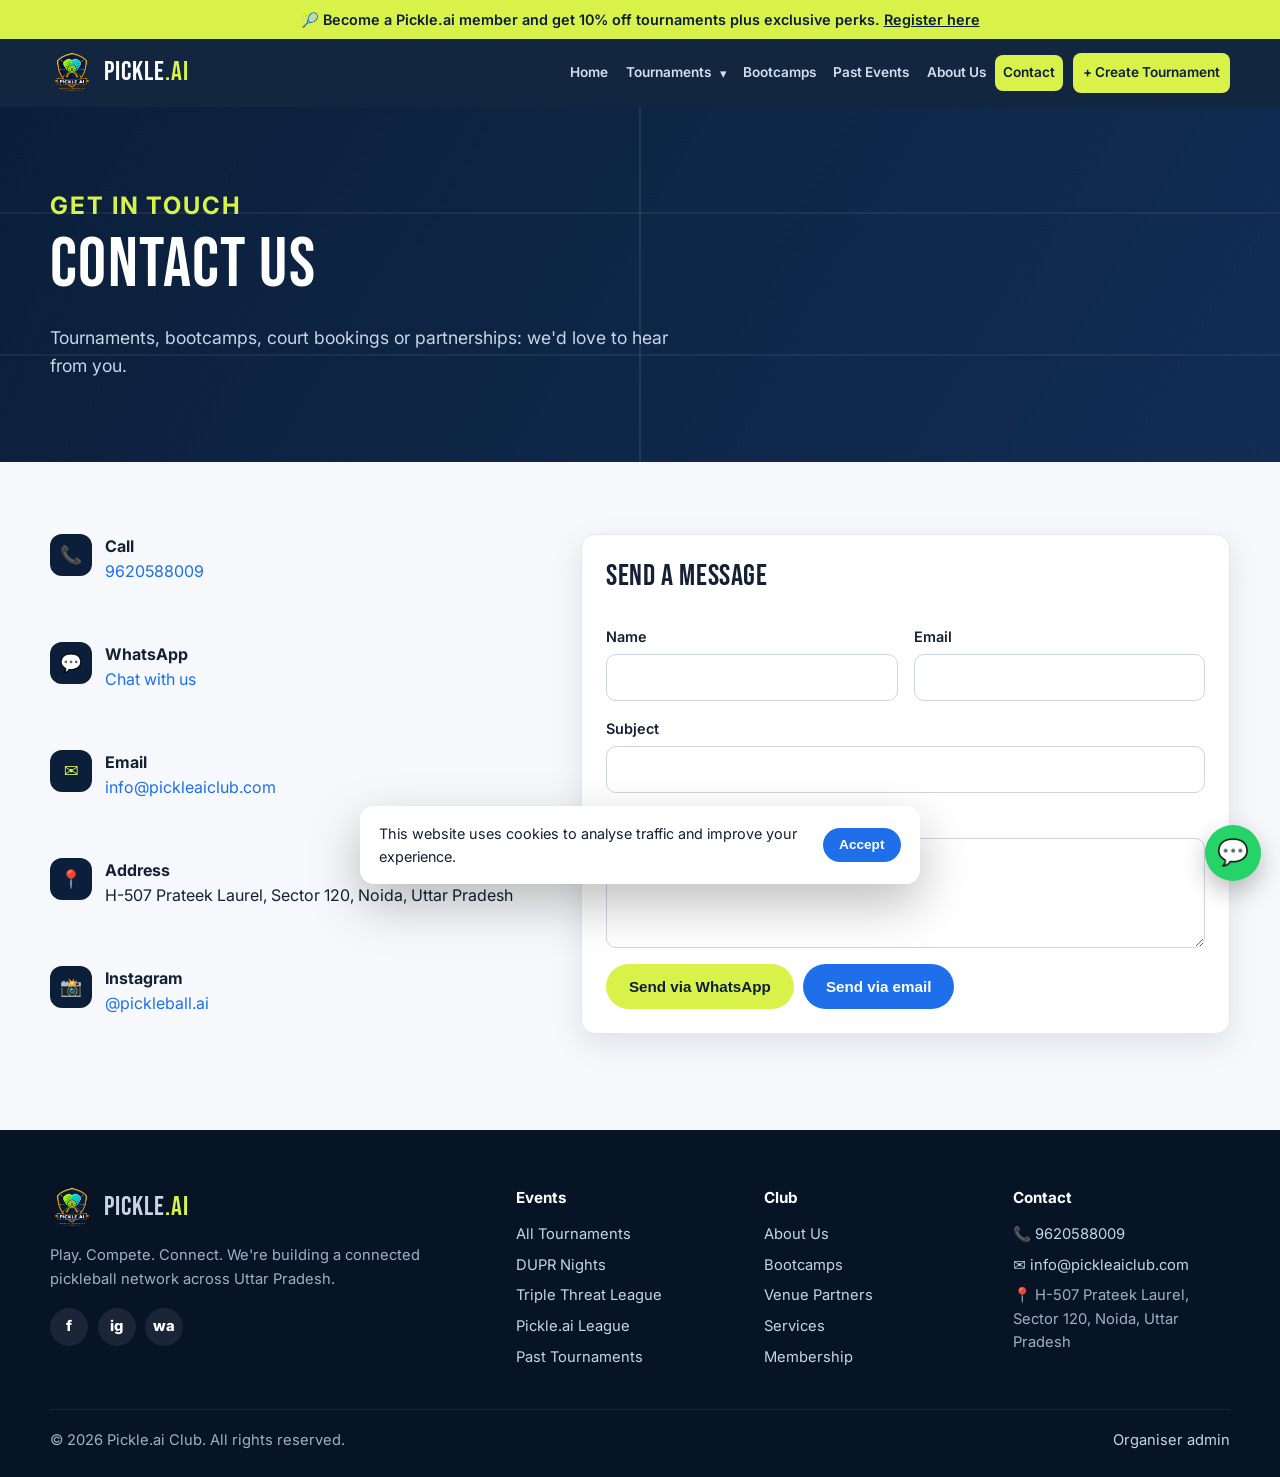
<file: contact.html>
<!doctype html>
<html lang="en">
<head>
  <meta charset="utf-8">
  <meta name="viewport" content="width=device-width, initial-scale=1">
  <title>Contact | Pickle.ai</title>
  <link href="https://fonts.googleapis.com/css2?family=Bebas+Neue&family=Inter:wght@400;600;700;800&display=swap" rel="stylesheet">
  <link rel="stylesheet" href="css/styles.css">
</head>
<body>
  <main>
    <section class="hero hero--page"><div class="container">
      <div class="tagline">Get in touch</div><h1>Contact Us</h1>
      <p>Tournaments, bootcamps, court bookings or partnerships: we'd love to hear from you.</p>
    </div></section>
    <section class="section"><div class="container contact-grid">
      <ul class="contact-list">
        <li><span class="card__icon">📞</span><div><b>Call</b><br><a href="tel:9620588009">9620588009</a></div></li>
        <li><span class="card__icon">💬</span><div><b>WhatsApp</b><br><a href="https://wa.me/919620588009" target="_blank" rel="noopener">Chat with us</a></div></li>
        <li><span class="card__icon">✉️</span><div><b>Email</b><br><a href="mailto:info@pickleaiclub.com">info@pickleaiclub.com</a></div></li>
        <li><span class="card__icon">📍</span><div><b>Address</b><br>H-507 Prateek Laurel, Sector 120, Noida, Uttar Pradesh</div></li>
        <li><span class="card__icon">📸</span><div><b>Instagram</b><br><a href="https://www.instagram.com/pickleball.ai" target="_blank" rel="noopener">@pickleball.ai</a></div></li>
      </ul>
      <form class="panel form" id="contact-form">
        <h2>Send a message</h2>
        <div class="form-row"><label>Name<input name="name" required></label><label>Email<input name="email" type="email" required></label></div>
        <label>Subject<input name="subject" id="subject"></label>
        <label>Message<textarea name="message" required></textarea></label>
        <div style="display:flex;gap:.6rem;flex-wrap:wrap">
          <button class="btn btn--primary" type="submit">Send via WhatsApp</button>
          <button class="btn btn--blue" type="button" id="by-email">Send via email</button>
        </div>
      </form>
    </div></section>
  </main>
  <script src="js/site.js"></script>
  <script src="js/forms.js"></script>
  <script>
    const s = new URLSearchParams(location.search).get("subject");
    if (s) document.getElementById("subject").value = s;
    bindWhatsAppForm("contact-form", "New enquiry from website");
    document.getElementById("by-email").onclick = () => {
      const f = document.getElementById("contact-form");
      if (!f.reportValidity()) return;
      const d = Object.fromEntries(new FormData(f));
      location.href = `mailto:${SITE.email}?subject=${encodeURIComponent(d.subject || "Website enquiry")}&body=${encodeURIComponent(d.message + "\n\n- " + d.name + " (" + d.email + ")")}`;
    };
  </script>
</body>
</html>
</file>
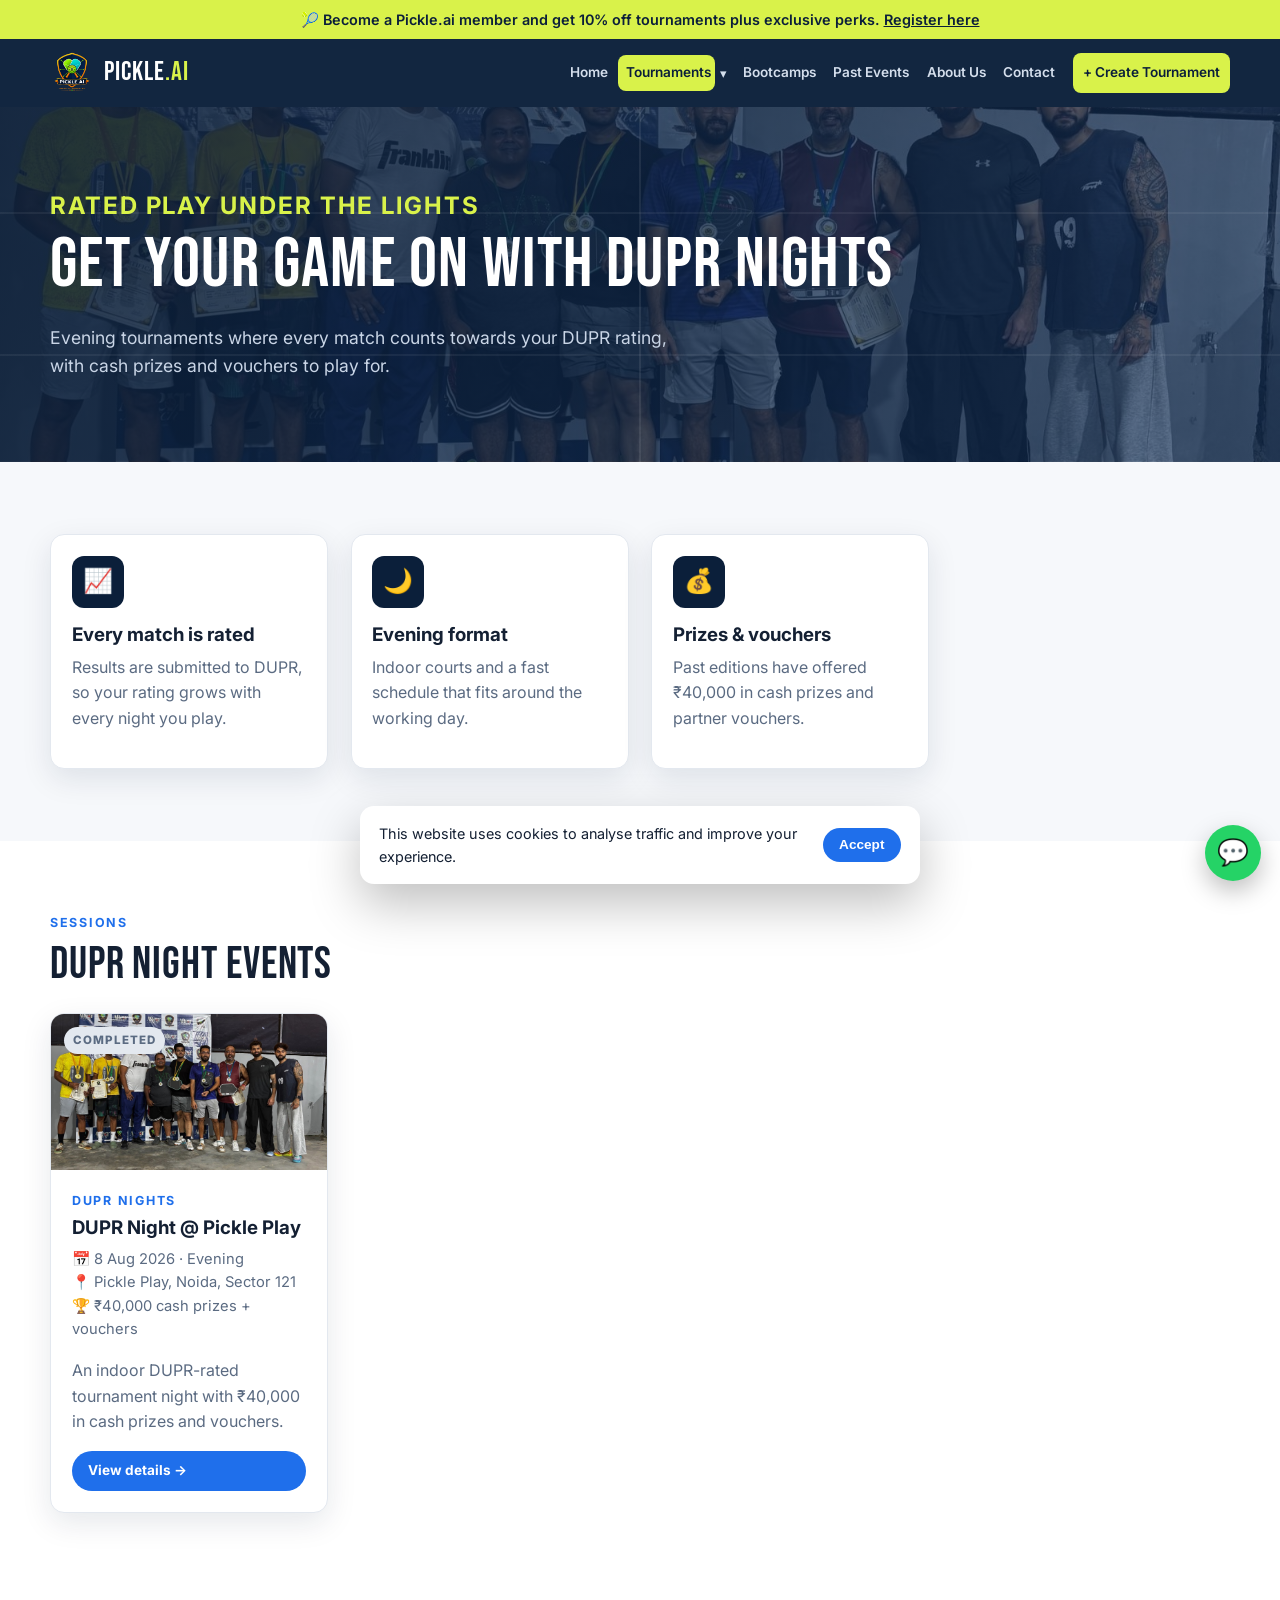
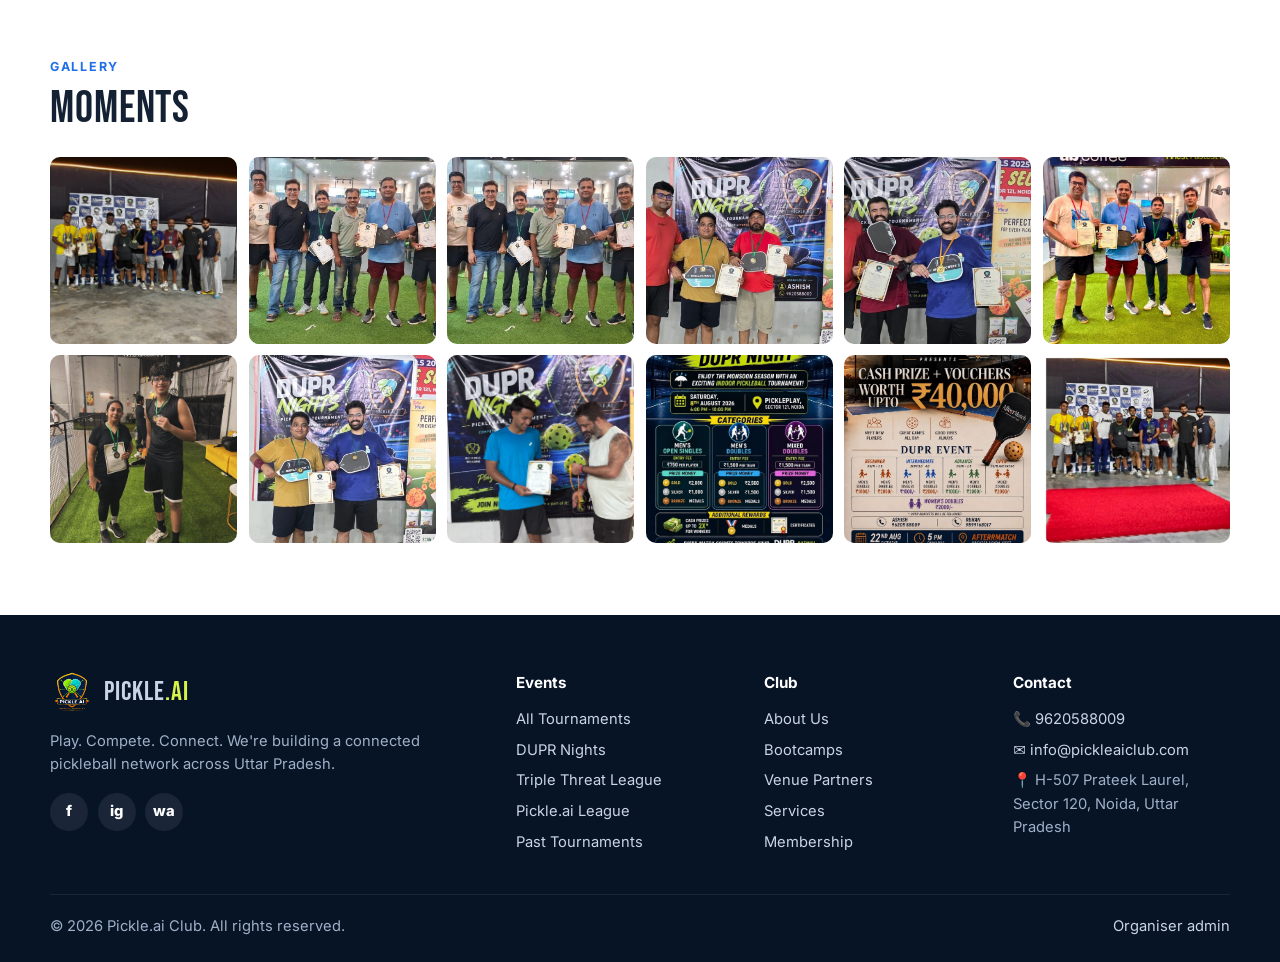
<file: dupr-nights.html>
<!doctype html>
<html lang="en">
<head>
  <meta charset="utf-8">
  <meta name="viewport" content="width=device-width, initial-scale=1">
  <title>DUPR Nights | Pickle.ai</title>
  <link href="https://fonts.googleapis.com/css2?family=Bebas+Neue&family=Inter:wght@400;600;700;800&display=swap" rel="stylesheet">
  <link rel="stylesheet" href="css/styles.css">
</head>
<body>
  <main>
    <section class="hero hero--page" style="background-image:linear-gradient(120deg, rgba(11,31,58,.9), rgba(18,48,90,.65)), url('assets/uploads/dupr-night-pickleplay-aug-2026/img-9814.jpg')">
      <div class="container">
        <div class="tagline">Rated play under the lights</div>
        <h1>Get your game on with DUPR Nights</h1>
        <p>Evening tournaments where every match counts towards your DUPR rating, with cash prizes and vouchers to play for.</p>
      </div>
    </section>
    <section class="section"><div class="container">
      <div class="grid">
        <div class="card"><div class="card__body"><div class="card__icon">📈</div><h3>Every match is rated</h3><p>Results are submitted to DUPR, so your rating grows with every night you play.</p></div></div>
        <div class="card"><div class="card__body"><div class="card__icon">🌙</div><h3>Evening format</h3><p>Indoor courts and a fast schedule that fits around the working day.</p></div></div>
        <div class="card"><div class="card__body"><div class="card__icon">💰</div><h3>Prizes & vouchers</h3><p>Past editions have offered ₹40,000 in cash prizes and partner vouchers.</p></div></div>
      </div>
    </div></section>
    <section class="section section--alt"><div class="container"><div class="eyebrow">Sessions</div><h2>DUPR Night events</h2><div class="grid" id="series-list" data-series="DUPR Nights"></div></div></section>
    <section class="section section--alt"><div class="container"><div class="eyebrow">Gallery</div><h2>Moments</h2><div class="gallery" id="series-gallery"></div></div></section>
  </main>
  <div class="lightbox" id="lightbox"><button class="lb-close" aria-label="Close">×</button><button class="lb-prev" aria-label="Previous">‹</button><img alt=""><button class="lb-next" aria-label="Next">›</button></div>
  <script src="data/tournaments.js"></script>
  <script src="js/site.js"></script>
  <script src="js/store.js"></script>
  <script src="js/lightbox.js"></script>
  <script src="js/series.js"></script>
</body>
</html>
</file>
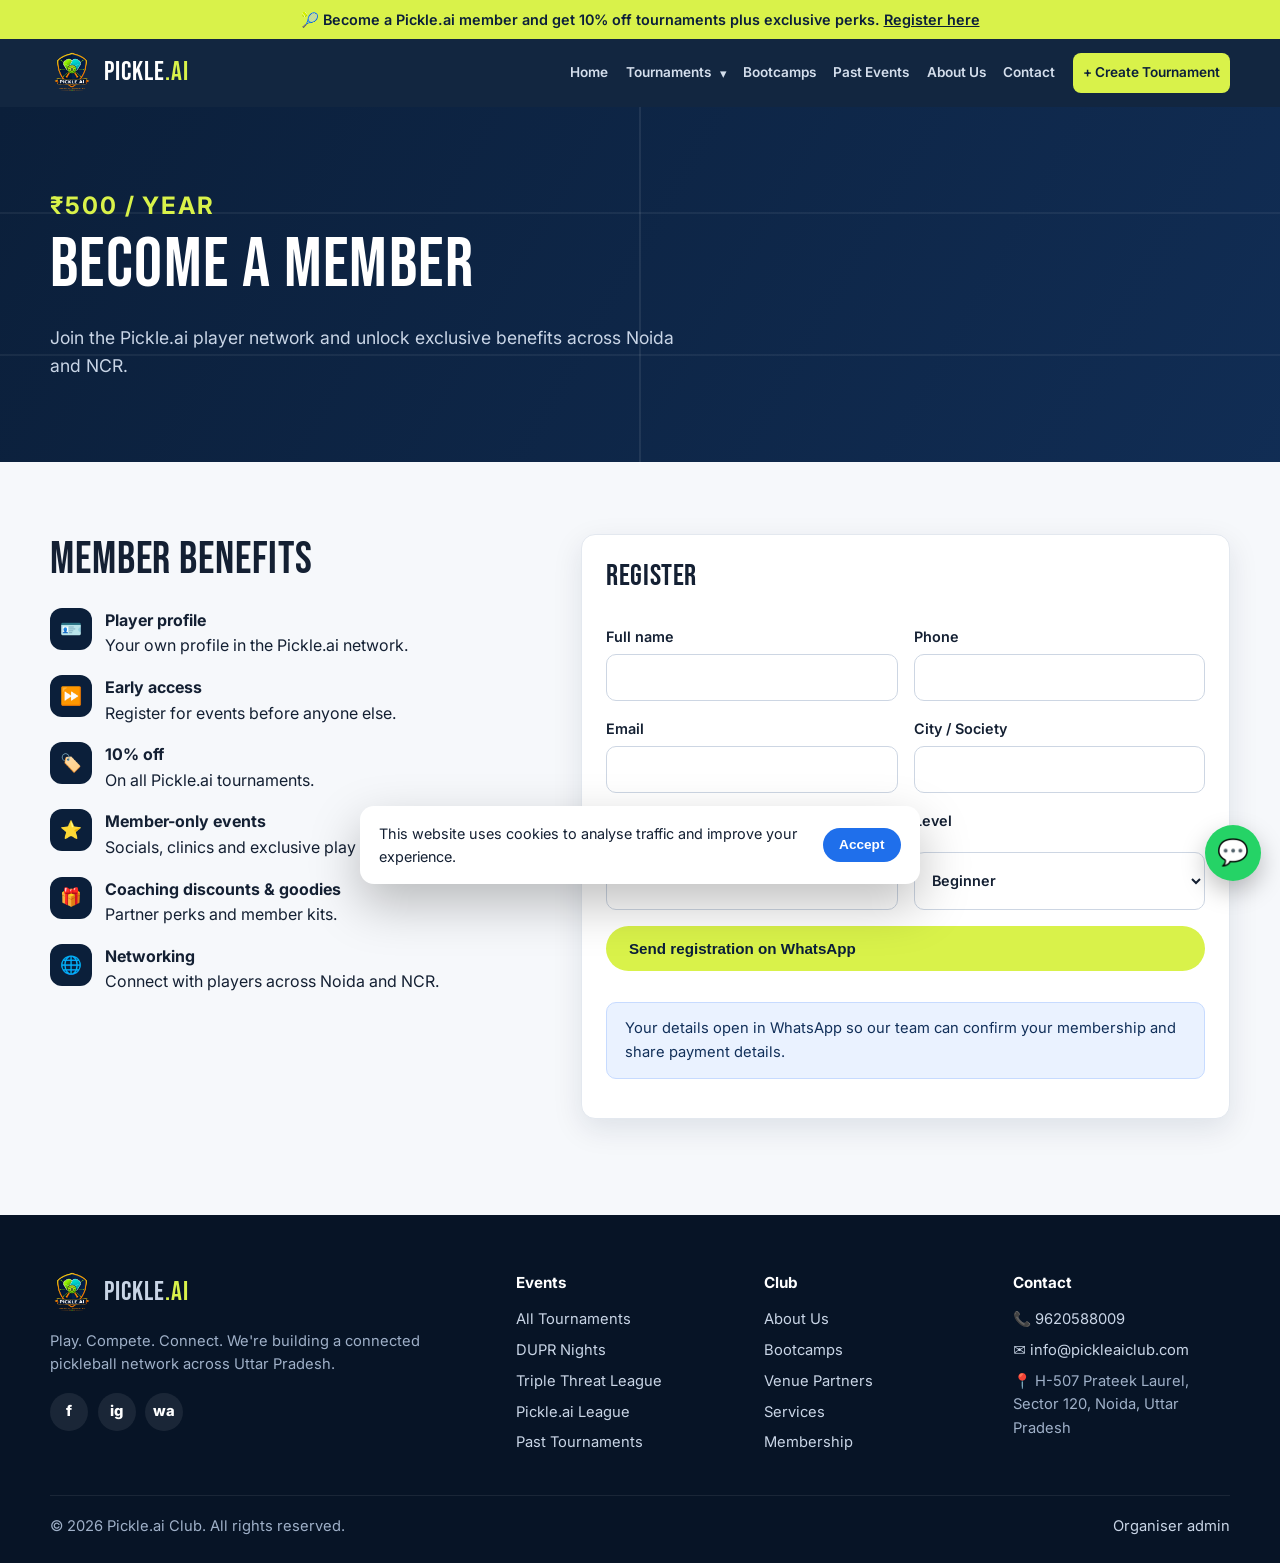
<file: membership.html>
<!doctype html>
<html lang="en">
<head>
  <meta charset="utf-8">
  <meta name="viewport" content="width=device-width, initial-scale=1">
  <title>Membership | Pickle.ai</title>
  <link href="https://fonts.googleapis.com/css2?family=Bebas+Neue&family=Inter:wght@400;600;700;800&display=swap" rel="stylesheet">
  <link rel="stylesheet" href="css/styles.css">
</head>
<body>
  <main>
    <section class="hero hero--page"><div class="container">
      <div class="tagline">₹500 / year</div><h1>Become a Member</h1>
      <p>Join the Pickle.ai player network and unlock exclusive benefits across Noida and NCR.</p>
    </div></section>
    <section class="section"><div class="container contact-grid">
      <div>
        <h2>Member benefits</h2>
        <ul class="contact-list">
          <li><span class="card__icon">🪪</span><div><b>Player profile</b><br>Your own profile in the Pickle.ai network.</div></li>
          <li><span class="card__icon">⏩</span><div><b>Early access</b><br>Register for events before anyone else.</div></li>
          <li><span class="card__icon">🏷️</span><div><b>10% off</b><br>On all Pickle.ai tournaments.</div></li>
          <li><span class="card__icon">⭐</span><div><b>Member-only events</b><br>Socials, clinics and exclusive play nights.</div></li>
          <li><span class="card__icon">🎁</span><div><b>Coaching discounts &amp; goodies</b><br>Partner perks and member kits.</div></li>
          <li><span class="card__icon">🌐</span><div><b>Networking</b><br>Connect with players across Noida and NCR.</div></li>
        </ul>
      </div>
      <form class="panel form" id="member-form">
        <h2>Register</h2>
        <div class="form-row"><label>Full name<input name="name" required></label><label>Phone<input name="phone" type="tel" required pattern="[0-9+ ]{10,14}"></label></div>
        <div class="form-row"><label>Email<input name="email" type="email"></label><label>City / Society<input name="city"></label></div>
        <div class="form-row"><label>DUPR rating <small>(optional)</small><input name="dupr"></label>
          <label>Level<select name="level"><option>Beginner</option><option>Intermediate</option><option>Advanced</option></select></label></div>
        <button class="btn btn--primary" type="submit">Send registration on WhatsApp</button>
        <p class="notice">Your details open in WhatsApp so our team can confirm your membership and share payment details.</p>
      </form>
    </div></section>
  </main>
  <script src="js/site.js"></script>
  <script src="js/forms.js"></script>
  <script>bindWhatsAppForm("member-form", "New Pickle.ai membership registration");</script>
</body>
</html>
</file>
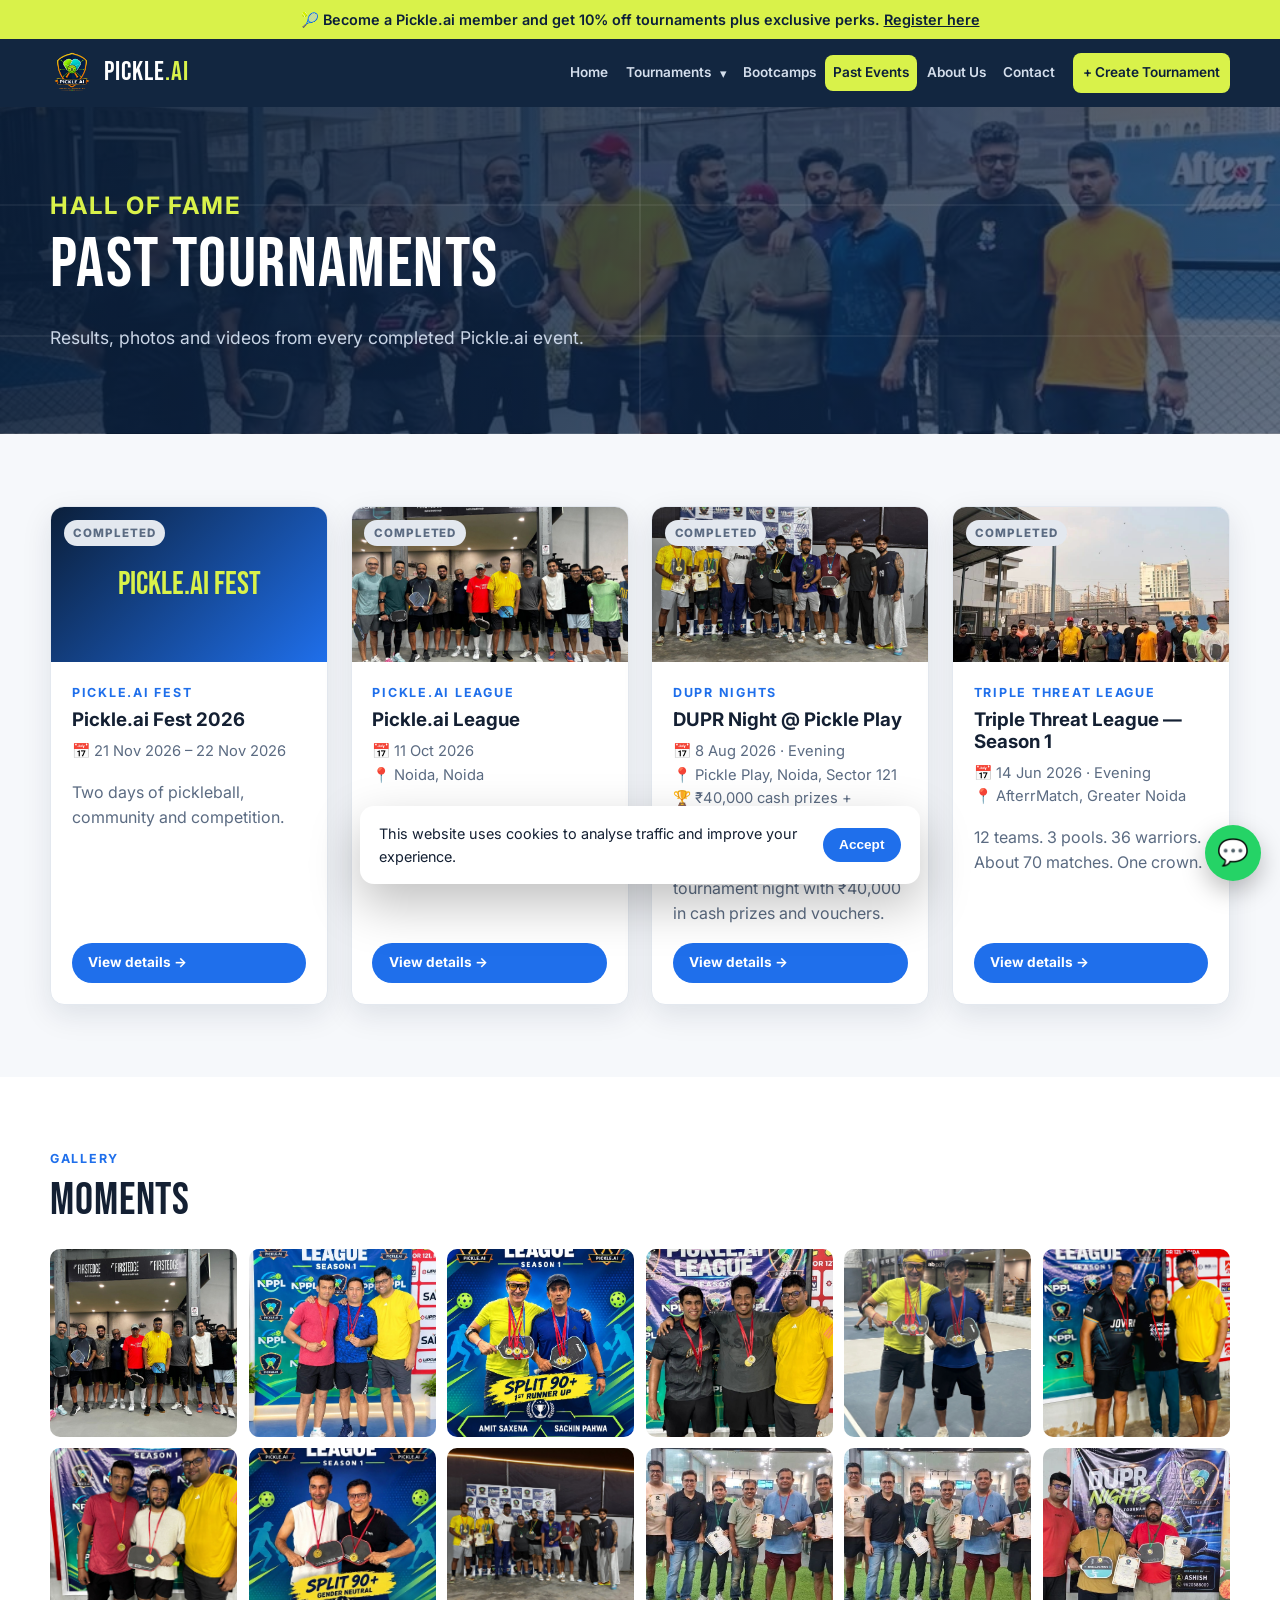
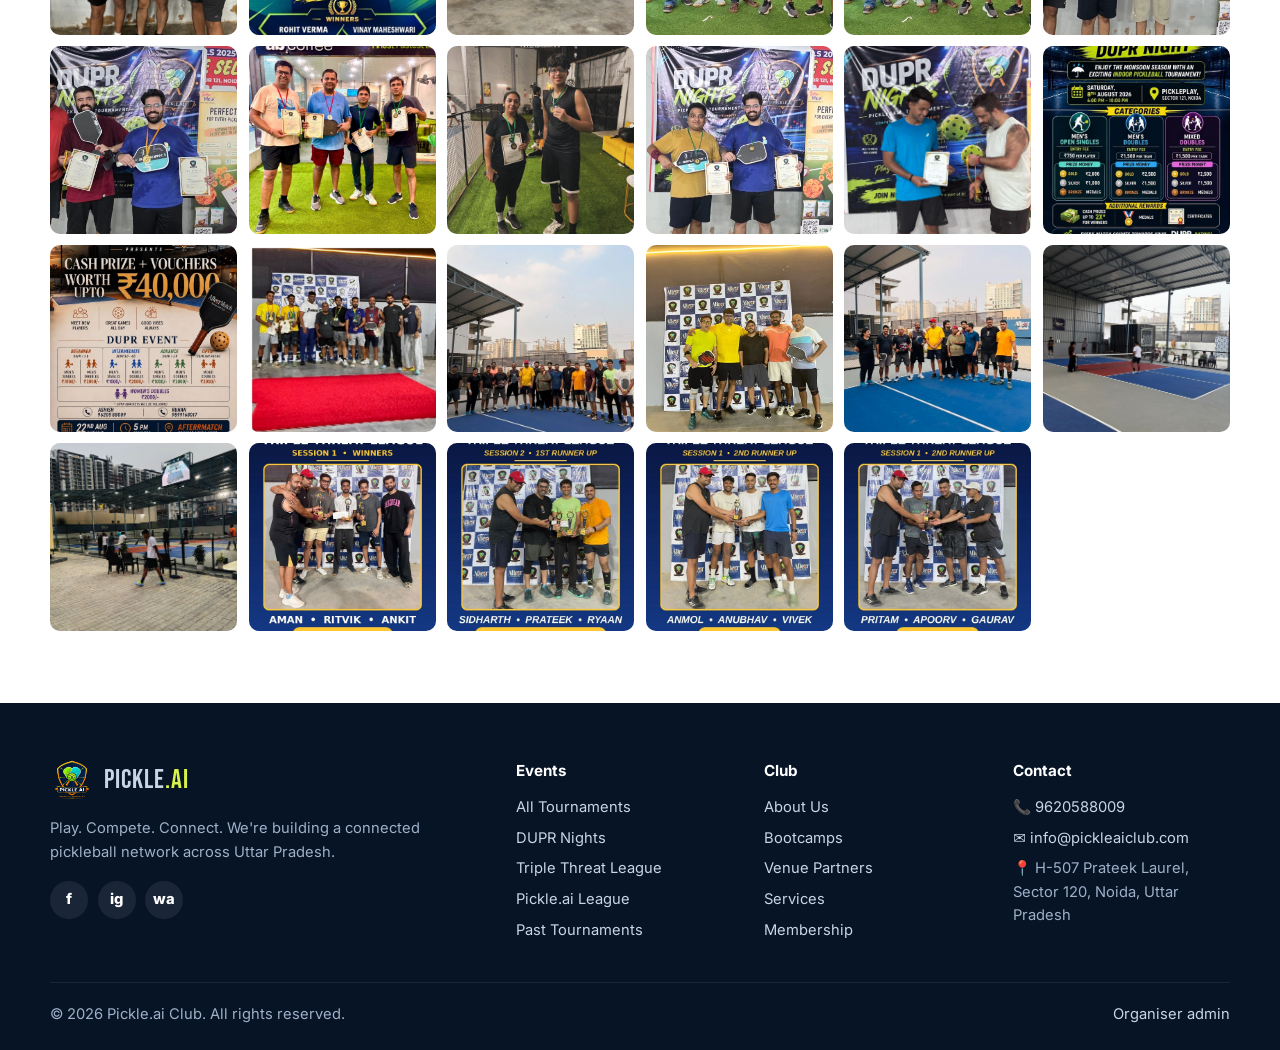
<file: past-tournaments.html>
<!doctype html>
<html lang="en">
<head>
  <meta charset="utf-8">
  <meta name="viewport" content="width=device-width, initial-scale=1">
  <title>Past Tournaments | Pickle.ai</title>
  <link href="https://fonts.googleapis.com/css2?family=Bebas+Neue&family=Inter:wght@400;600;700;800&display=swap" rel="stylesheet">
  <link rel="stylesheet" href="css/styles.css">
</head>
<body>
  <main>
    <section class="hero hero--page" style="background-image:linear-gradient(120deg, rgba(11,31,58,.9), rgba(18,48,90,.65)), url('assets/uploads/triple-threat-league-s1/d59bd466-e0a7-4391-a314-3780a3a4f732.jpg')">
      <div class="container">
        <div class="tagline">Hall of fame</div>
        <h1>Past Tournaments</h1>
        <p>Results, photos and videos from every completed Pickle.ai event.</p>
      </div>
    </section>
    <section class="section"><div class="container"><div class="grid" id="series-list" data-status="completed"></div></div></section>
    <section class="section section--alt"><div class="container"><div class="eyebrow">Gallery</div><h2>Moments</h2><div class="gallery" id="series-gallery"></div></div></section>
  </main>
  <div class="lightbox" id="lightbox"><button class="lb-close" aria-label="Close">×</button><button class="lb-prev" aria-label="Previous">‹</button><img alt=""><button class="lb-next" aria-label="Next">›</button></div>
  <script src="data/tournaments.js"></script>
  <script src="js/site.js"></script>
  <script src="js/store.js"></script>
  <script src="js/lightbox.js"></script>
  <script src="js/series.js"></script>
</body>
</html>
</file>
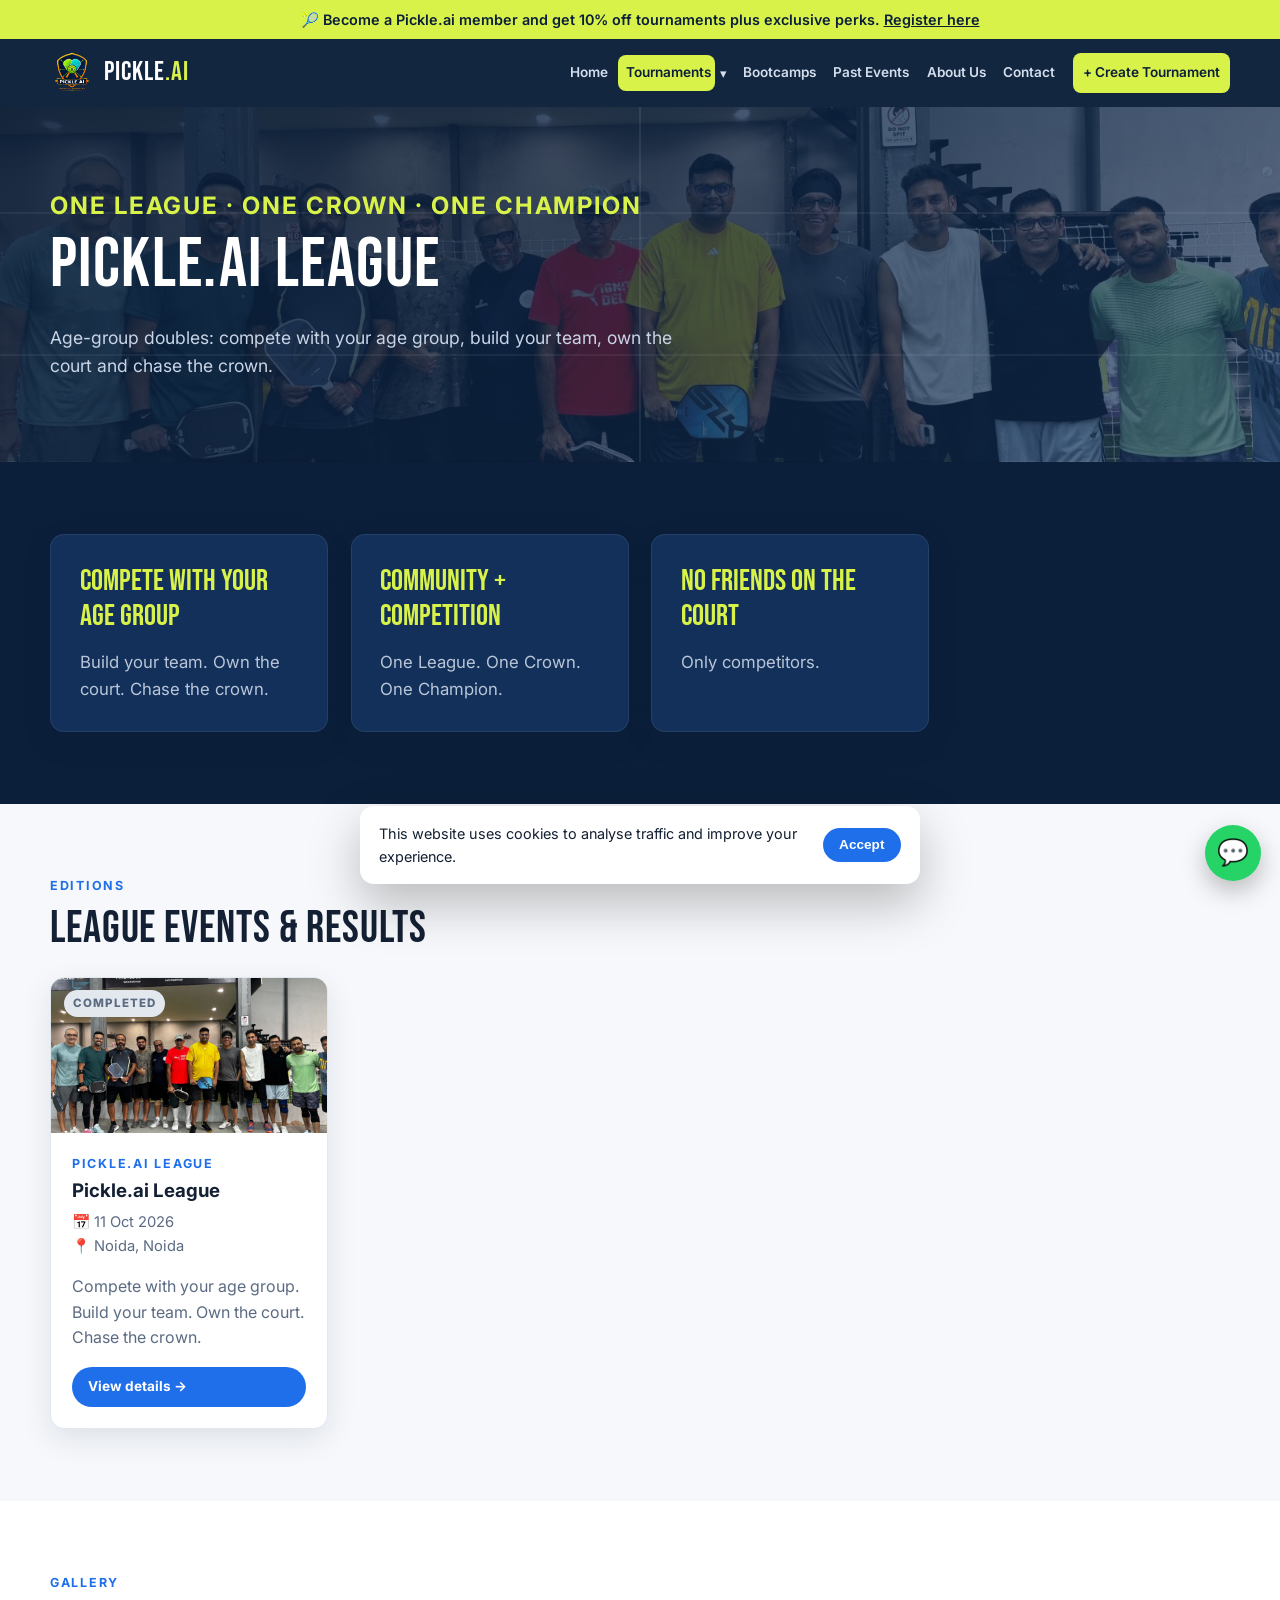
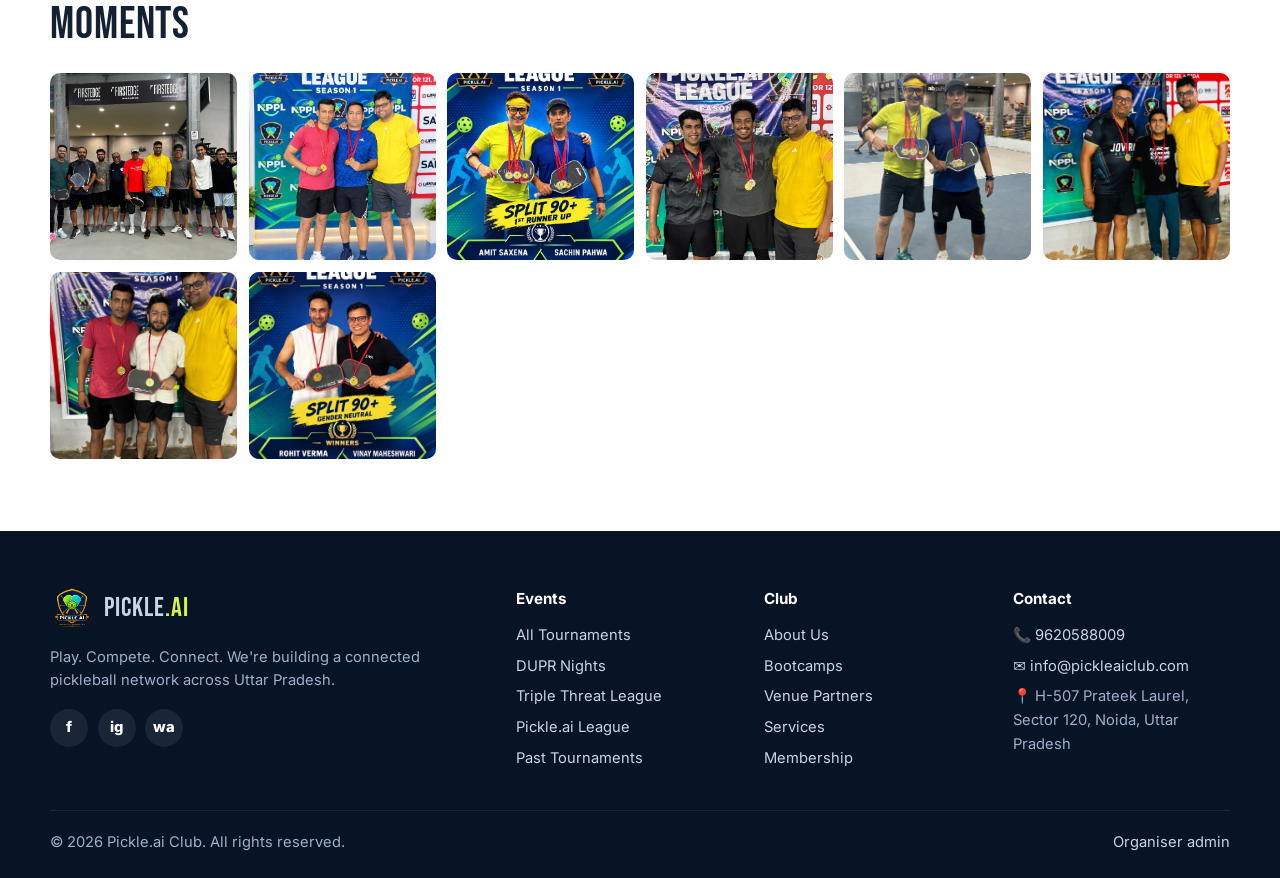
<file: pickle-ai-league.html>
<!doctype html>
<html lang="en">
<head>
  <meta charset="utf-8">
  <meta name="viewport" content="width=device-width, initial-scale=1">
  <title>Pickle.ai League | Pickle.ai</title>
  <link href="https://fonts.googleapis.com/css2?family=Bebas+Neue&family=Inter:wght@400;600;700;800&display=swap" rel="stylesheet">
  <link rel="stylesheet" href="css/styles.css">
</head>
<body>
  <main>
    <section class="hero hero--page" style="background-image:linear-gradient(120deg, rgba(11,31,58,.9), rgba(18,48,90,.65)), url('assets/uploads/pickle-ai-league-2026/img-0345.jpg')">
      <div class="container">
        <div class="tagline">One league · One crown · One champion</div>
        <h1>Pickle.ai League</h1>
        <p>Age-group doubles: compete with your age group, build your team, own the court and chase the crown.</p>
      </div>
    </section>
    <section class="section section--dark"><div class="container">
      <div class="grid">
        <div class="card promo"><h3>Compete with your age group</h3><p>Build your team. Own the court. Chase the crown.</p></div>
        <div class="card promo"><h3>Community + Competition</h3><p>One League. One Crown. One Champion.</p></div>
        <div class="card promo"><h3>No friends on the court</h3><p>Only competitors.</p></div>
      </div>
    </div></section>
    <section class="section"><div class="container"><div class="eyebrow">Editions</div><h2>League events &amp; results</h2><div class="grid" id="series-list" data-series="Pickle.ai League"></div></div></section>
    <section class="section section--alt"><div class="container"><div class="eyebrow">Gallery</div><h2>Moments</h2><div class="gallery" id="series-gallery"></div></div></section>
  </main>
  <div class="lightbox" id="lightbox"><button class="lb-close" aria-label="Close">×</button><button class="lb-prev" aria-label="Previous">‹</button><img alt=""><button class="lb-next" aria-label="Next">›</button></div>
  <script src="data/tournaments.js"></script>
  <script src="js/site.js"></script>
  <script src="js/store.js"></script>
  <script src="js/lightbox.js"></script>
  <script src="js/series.js"></script>
</body>
</html>
</file>
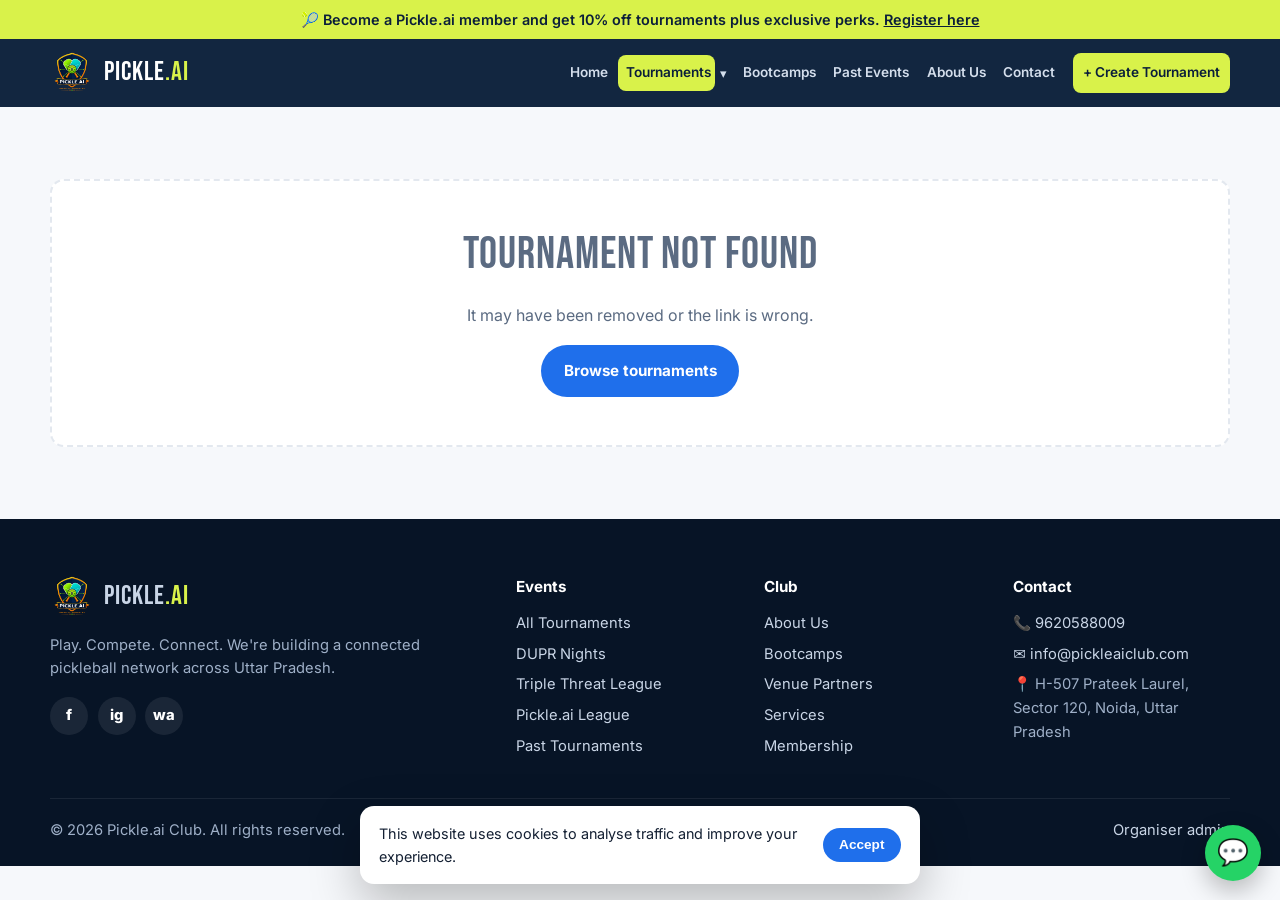
<file: tournament.html>
<!doctype html>
<html lang="en">
<head>
  <meta charset="utf-8">
  <meta name="viewport" content="width=device-width, initial-scale=1">
  <title>Tournament | Pickle.ai</title>
  <link href="https://fonts.googleapis.com/css2?family=Bebas+Neue&family=Inter:wght@400;600;700;800&display=swap" rel="stylesheet">
  <link rel="stylesheet" href="css/styles.css">
</head>
<body>
  <main id="app"><section class="section"><div class="container"><p>Loading…</p></div></section></main>
  <div class="lightbox" id="lightbox"><button class="lb-close" aria-label="Close">×</button><button class="lb-prev" aria-label="Previous">‹</button><img alt=""><button class="lb-next" aria-label="Next">›</button></div>

  <script src="data/tournaments.js"></script>
  <script src="js/site.js"></script>
  <script src="js/store.js"></script>
  <script src="js/lightbox.js"></script>
  <script>
    (async () => {
      const { esc, dateRange, badge, paragraphs, youtubeId, statusOf } = UI;
      const id = new URLSearchParams(location.search).get("id");
      const t = id && await Store.find(id);
      const app = document.getElementById("app");

      if (!t) {
        app.innerHTML = `<section class="section"><div class="container empty">
          <h2>Tournament not found</h2><p>It may have been removed or the link is wrong.</p>
          <a class="btn btn--blue" href="tournaments.html">Browse tournaments</a></div></section>`;
        return;
      }
      document.title = `${t.name} | Pickle.ai`;
      const cover = t.coverImage || (t.images || [])[0];
      const upcoming = statusOf(t) !== "completed";

      const video = (v) => {
        const src = typeof v === "string" ? v : v.src;
        const yt = youtubeId(src);
        if (yt) return `<div class="video"><iframe src="https://www.youtube.com/embed/${yt}" title="Video" allowfullscreen loading="lazy"></iframe></div>`;
        const vimeo = String(src).match(/vimeo\.com\/(\d+)/);
        if (vimeo) return `<div class="video"><iframe src="https://player.vimeo.com/video/${vimeo[1]}" title="Video" allowfullscreen loading="lazy"></iframe></div>`;
        return `<div class="video"><video src="${esc(src)}" controls preload="metadata" playsinline></video></div>`;
      };

      const facts = [
        ["Date", dateRange(t)], ["Time", t.time], ["Venue", t.venue], ["City", t.city],
        ["Format", t.format], ["Entry fee", t.entryFee], ["Prize pool", t.prizePool],
        ["Register by", t.registrationDeadline && UI.fmtDate(t.registrationDeadline)]
      ].filter(([, v]) => v);

      app.innerHTML = `
        <section class="detail-hero" style="${cover ? `background-image:linear-gradient(0deg, rgba(11,31,58,.95) 10%, rgba(11,31,58,.45)), url('${esc(cover)}')` : ""}">
          <div class="container">
            ${badge(t)} ${t._local ? '<span class="badge badge--local">Draft (only on this browser)</span>' : ""}
            <div class="eyebrow" style="color:var(--ball);margin-top:1rem">${esc(t.series || "Tournament")}</div>
            <h1>${esc(t.name)}</h1>
            <ul class="meta">
              <li>📅 ${dateRange(t)}${t.time ? " · " + esc(t.time) : ""}</li>
              ${t.venue ? `<li>📍 ${esc(t.venue)}${t.city ? ", " + esc(t.city) : ""}</li>` : ""}
              ${t.prizePool ? `<li>🏆 ${esc(t.prizePool)}</li>` : ""}
            </ul>
          </div>
        </section>

        <section class="section">
          <div class="container detail-layout">
            <div>
              ${t.stats && t.stats.length ? `<div class="panel"><div class="podium">${t.stats.map((s) =>
                `<div><strong>${esc(s.value)}</strong>${esc(s.label)}</div>`).join("")}</div></div>` : ""}

              <div class="panel">
                <h2>About the tournament</h2>
                ${t.summary ? `<p><b>${esc(t.summary)}</b></p>` : ""}
                ${paragraphs(t.description) || "<p>Details coming soon.</p>"}
              </div>

              ${t.categories && t.categories.length ? `<div class="panel"><h2>Categories</h2>
                <div class="tags">${t.categories.map((c) => `<span class="tag">${esc(c)}</span>`).join("")}</div></div>` : ""}

              ${t.schedule && t.schedule.length ? `<div class="panel"><h2>Schedule</h2><table class="schedule">
                ${t.schedule.map((s) => `<tr><td>${esc(s.time)}</td><td>${esc(s.item)}</td></tr>`).join("")}</table></div>` : ""}

              ${t.results && t.results.length ? `<div class="panel"><h2>Results 🏆</h2>
                ${t.results.map((r) => `<h3 style="margin-top:1rem">${esc(r.category)}</h3><div class="podium">
                  ${r.winner ? `<div>🥇 Champions<strong>${esc(r.winner)}</strong></div>` : ""}
                  ${r.runnerUp ? `<div>🥈 Runners-up<strong>${esc(r.runnerUp)}</strong></div>` : ""}
                  ${r.third ? `<div>🥉 Third<strong>${esc(r.third)}</strong></div>` : ""}</div>`).join("")}</div>` : ""}

              ${t.rules && t.rules.length ? `<div class="panel"><h2>Rules</h2><ul>${t.rules.map((r) => `<li>${esc(r)}</li>`).join("")}</ul></div>` : ""}

              ${t.images && t.images.length ? `<div class="panel"><h2>Photo gallery</h2><div class="gallery" id="gallery"></div></div>` : ""}

              ${t.videos && t.videos.length ? `<div class="panel"><h2>Videos</h2><div class="videos">${t.videos.map(video).join("")}</div></div>` : ""}

              ${t.partners && t.partners.length ? `<div class="panel"><h2>Partners & sponsors</h2>
                <div class="tags">${t.partners.map((p) => `<span class="tag">${esc(p)}</span>`).join("")}</div></div>` : ""}
            </div>

            <aside class="sticky">
              <div class="panel">
                <h2>Key details</h2>
                <ul class="facts">${facts.map(([k, v]) => `<li><span>${k}</span><span>${esc(v)}</span></li>`).join("")}</ul>
                ${upcoming && t.registrationUrl ? `<a class="btn btn--primary" style="width:100%;justify-content:center" href="${esc(t.registrationUrl)}" target="_blank" rel="noopener">Register now</a>` : ""}
                ${upcoming && !t.registrationUrl ? `<a class="btn btn--primary" style="width:100%;justify-content:center" href="https://wa.me/${SITE.whatsapp}?text=${encodeURIComponent("Hi, I'd like to register for " + t.name)}" target="_blank" rel="noopener">Register on WhatsApp</a>` : ""}
                <a class="btn btn--ghost" style="width:100%;justify-content:center;margin-top:.6rem;color:var(--navy)" href="tel:${esc(t.contactPhone || SITE.phone)}">📞 ${esc(t.contactPhone || SITE.phone)}</a>
                ${t.mapUrl ? `<a class="btn btn--ghost" style="width:100%;justify-content:center;margin-top:.6rem;color:var(--navy)" href="${esc(t.mapUrl)}" target="_blank" rel="noopener">🗺️ Open in Maps</a>` : ""}
                ${t.address ? `<p style="color:var(--muted);font-size:.9rem;margin-top:1rem">${esc(t.address)}</p>` : ""}
              </div>
              <div class="panel">
                <h2>Share</h2>
                <div style="display:flex;gap:.5rem;flex-wrap:wrap">
                  <a class="btn btn--sm" style="background:#25d366;color:#fff" target="_blank" rel="noopener" href="https://wa.me/?text=${encodeURIComponent(t.name + " " + location.href)}">WhatsApp</a>
                  <button class="btn btn--sm btn--blue" id="copy">Copy link</button>
                </div>
              </div>
              <div class="panel">
                <h2>Organiser</h2>
                <p style="color:var(--muted);font-size:.9rem">Update the details, results, photos or videos for this tournament.</p>
                <a class="btn btn--blue" style="width:100%;justify-content:center" href="admin.html?edit=${encodeURIComponent(t.id)}">✏️ Edit tournament</a>
              </div>
            </aside>
          </div>
        </section>`;

      if (t.images && t.images.length) Lightbox.renderGallery(document.getElementById("gallery"), t.images);
      document.getElementById("copy").onclick = (e) => {
        navigator.clipboard.writeText(location.href).then(() => (e.target.textContent = "Copied ✓"));
      };
    })();
  </script>
</body>
</html>
</file>
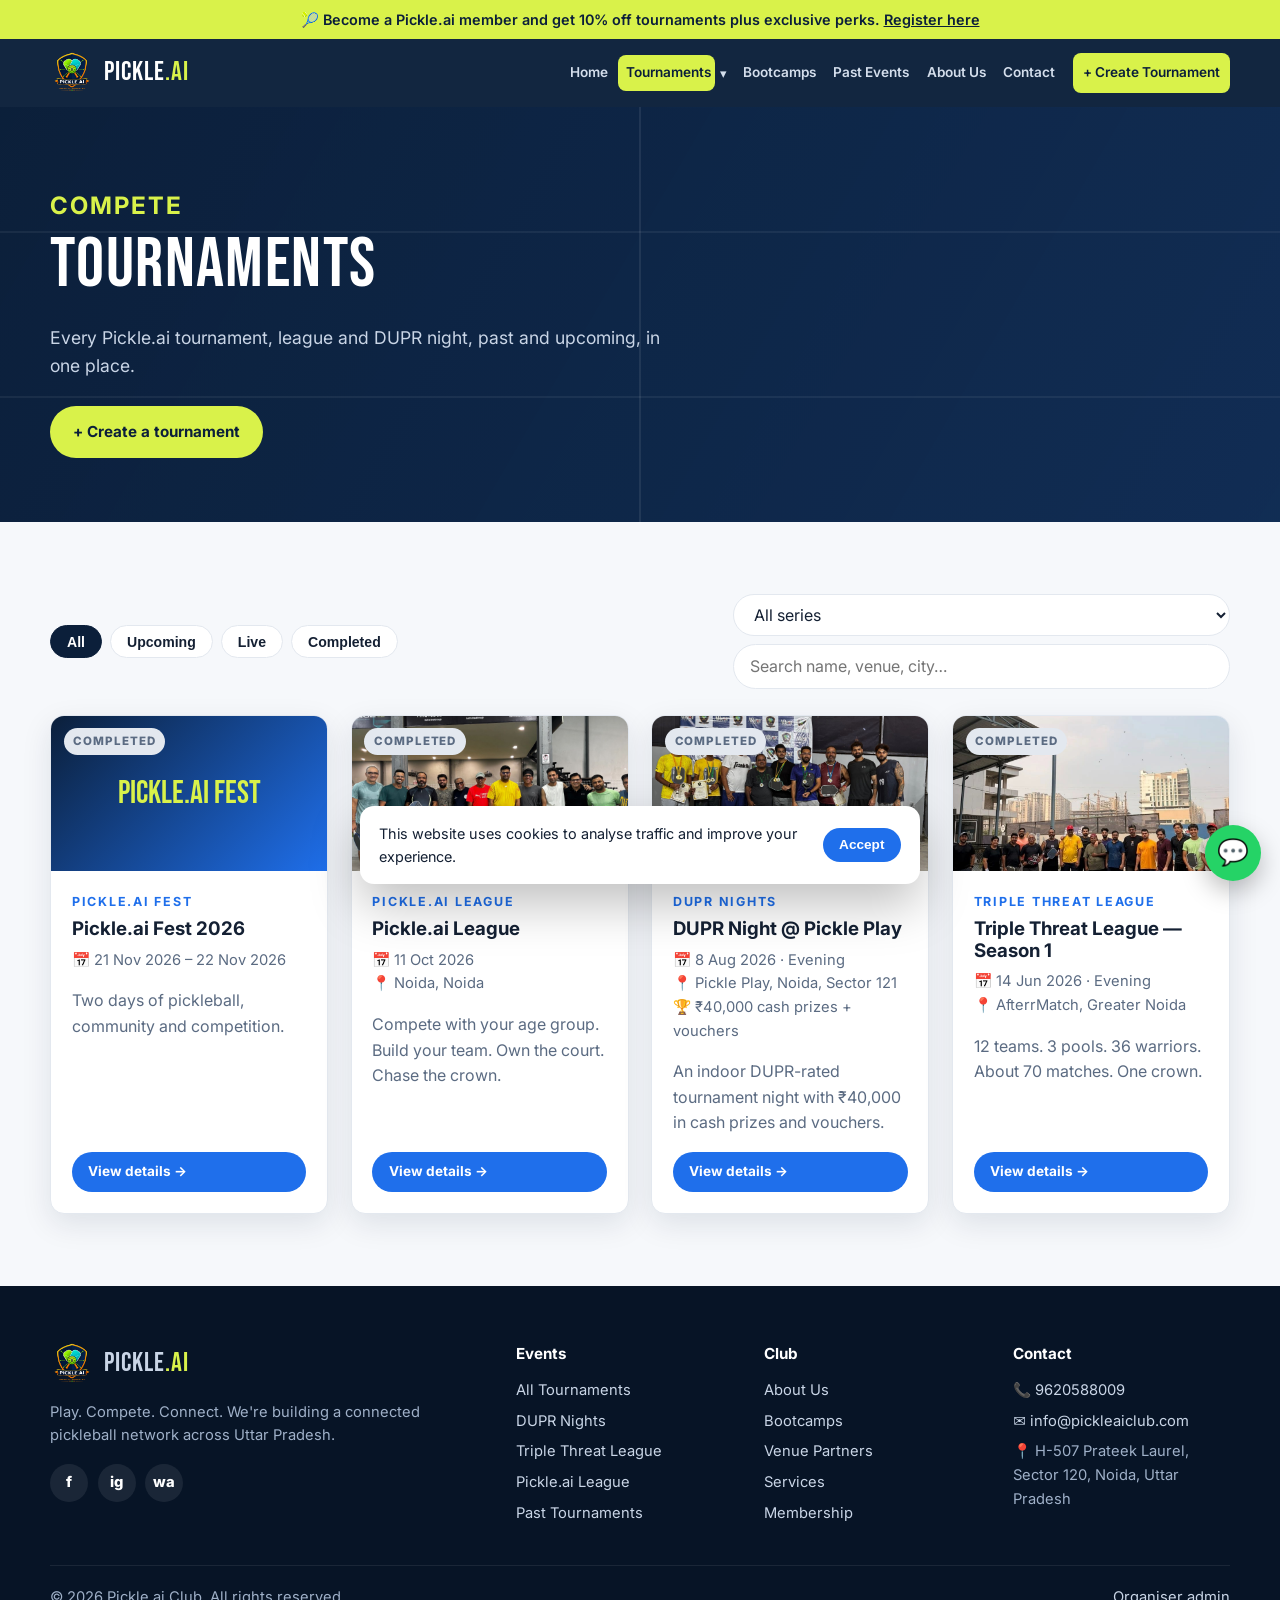
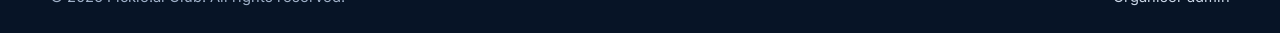
<file: tournaments.html>
<!doctype html>
<html lang="en">
<head>
  <meta charset="utf-8">
  <meta name="viewport" content="width=device-width, initial-scale=1">
  <title>Tournaments | Pickle.ai</title>
  <link href="https://fonts.googleapis.com/css2?family=Bebas+Neue&family=Inter:wght@400;600;700;800&display=swap" rel="stylesheet">
  <link rel="stylesheet" href="css/styles.css">
</head>
<body>
  <main>
    <section class="hero hero--page">
      <div class="container">
        <div class="tagline">Compete</div>
        <h1>Tournaments</h1>
        <p>Every Pickle.ai tournament, league and DUPR night, past and upcoming, in one place.</p>
        <div class="actions"><a class="btn btn--primary" href="admin.html">+ Create a tournament</a></div>
      </div>
    </section>

    <section class="section">
      <div class="container">
        <div class="toolbar">
          <div class="chips" id="status-chips">
            <button class="chip active" data-status="all">All</button>
            <button class="chip" data-status="upcoming">Upcoming</button>
            <button class="chip" data-status="live">Live</button>
            <button class="chip" data-status="completed">Completed</button>
          </div>
          <div style="display:flex;gap:.5rem;flex-wrap:wrap">
            <select id="series" class="search" style="min-width:200px"><option value="">All series</option></select>
            <input id="q" class="search" type="search" placeholder="Search name, venue, city…">
          </div>
        </div>
        <div class="grid" id="list"></div>
      </div>
    </section>
  </main>

  <script src="data/tournaments.js"></script>
  <script src="js/site.js"></script>
  <script src="js/store.js"></script>
  <script>
    (async () => {
      const all = await Store.list();
      const params = new URLSearchParams(location.search);
      const state = { status: params.get("status") || "all", series: params.get("series") || "", q: "" };

      const seriesSel = document.getElementById("series");
      [...new Set(all.map((t) => t.series).filter(Boolean))].sort().forEach((s) =>
        seriesSel.insertAdjacentHTML("beforeend", `<option>${UI.esc(s)}</option>`));
      seriesSel.value = state.series;

      function render() {
        const q = state.q.toLowerCase();
        const rows = all.filter((t) =>
          (state.status === "all" || UI.statusOf(t) === state.status) &&
          (!state.series || t.series === state.series) &&
          (!q || [t.name, t.venue, t.city, t.series, t.summary].join(" ").toLowerCase().includes(q)));
        document.getElementById("list").innerHTML = rows.map(UI.tournamentCard).join("") ||
          '<div class="empty" style="grid-column:1/-1">No tournaments match your filters.</div>';
        document.querySelectorAll("#status-chips .chip").forEach((c) =>
          c.classList.toggle("active", c.dataset.status === state.status));
      }
      document.getElementById("status-chips").addEventListener("click", (e) => {
        if (e.target.dataset.status) { state.status = e.target.dataset.status; render(); }
      });
      seriesSel.onchange = () => { state.series = seriesSel.value; render(); };
      document.getElementById("q").oninput = (e) => { state.q = e.target.value; render(); };
      render();
    })();
  </script>
</body>
</html>
</file>
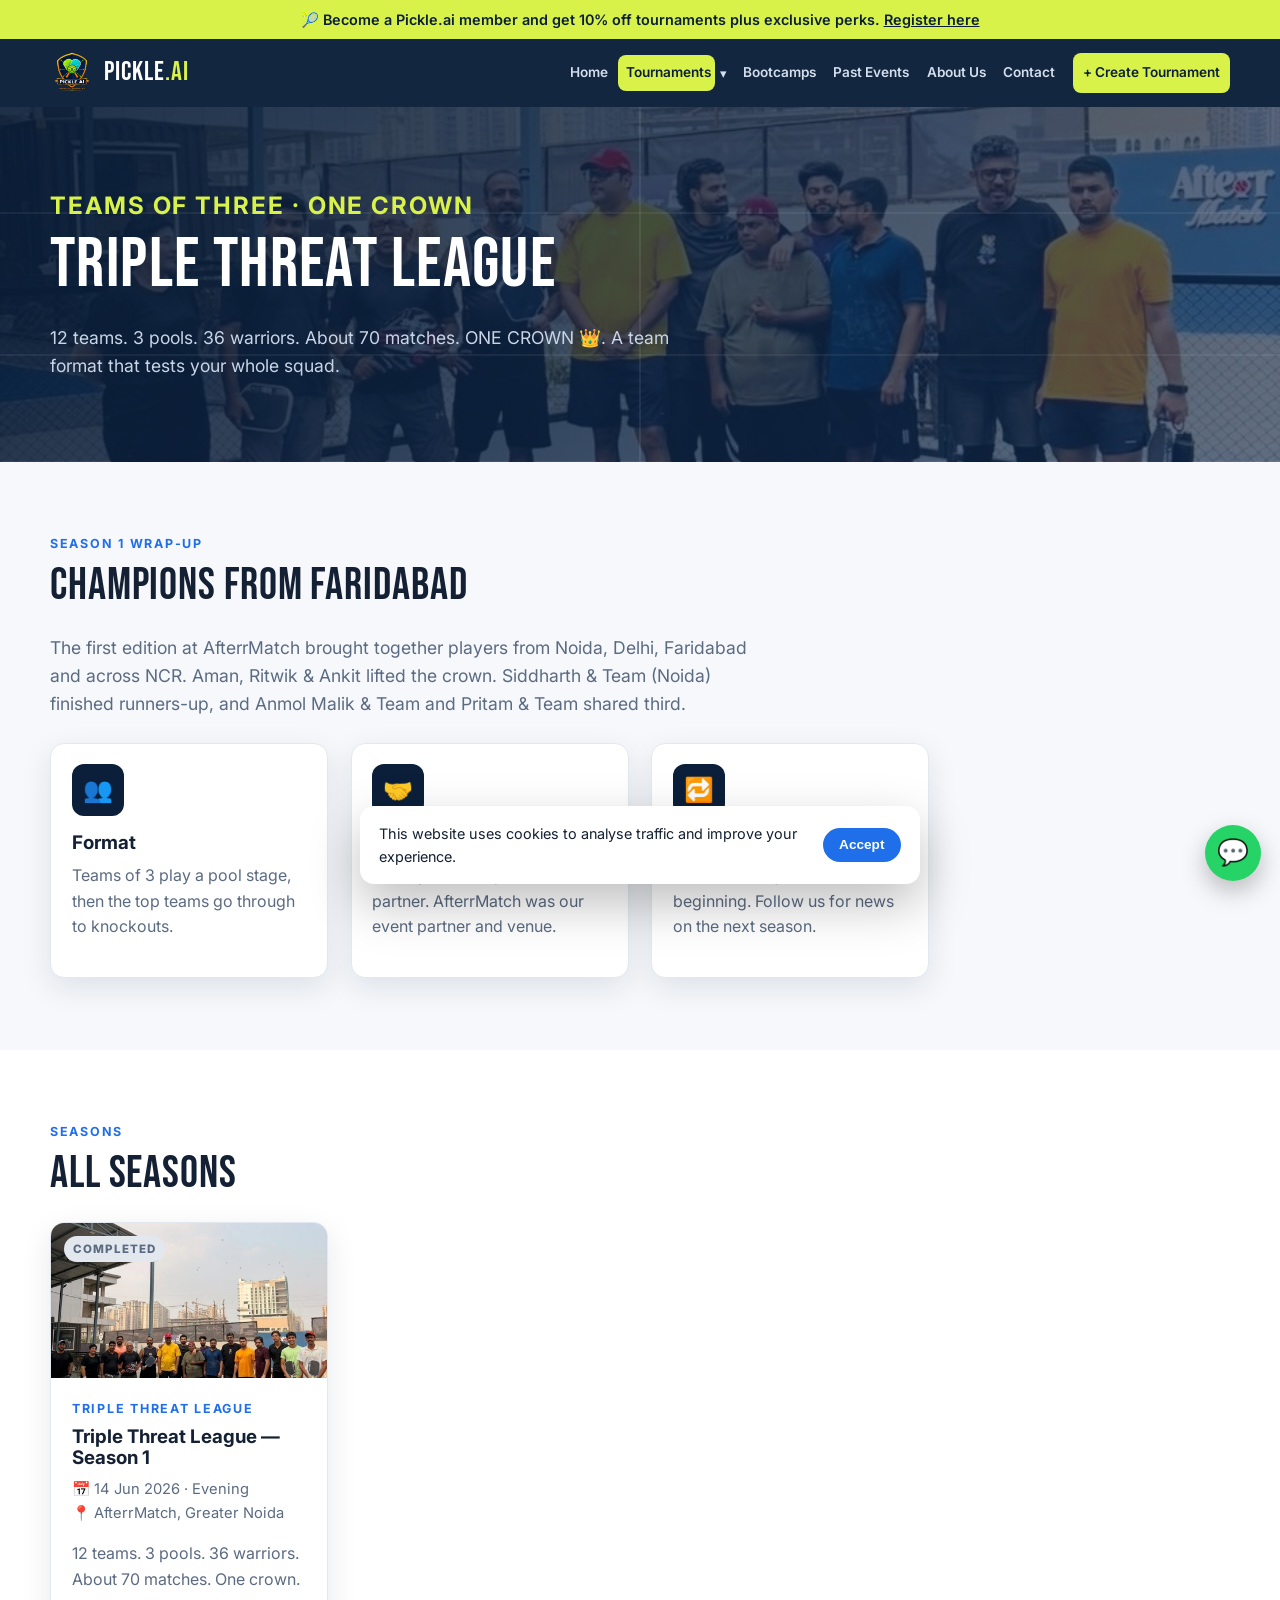
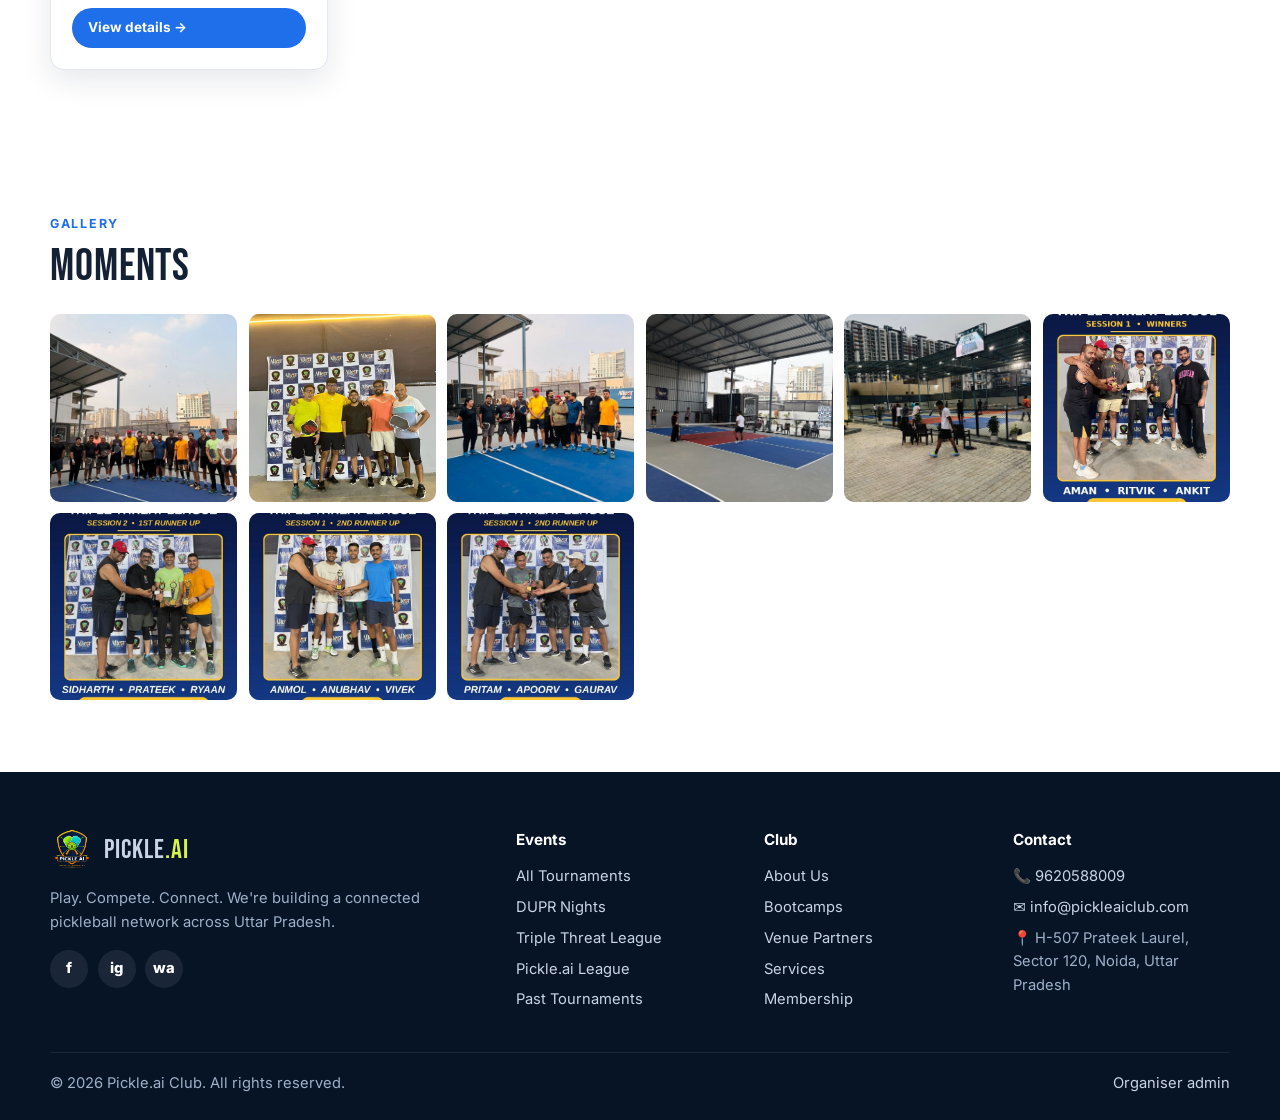
<file: triple-threat-league.html>
<!doctype html>
<html lang="en">
<head>
  <meta charset="utf-8">
  <meta name="viewport" content="width=device-width, initial-scale=1">
  <title>Triple Threat League | Pickle.ai</title>
  <link href="https://fonts.googleapis.com/css2?family=Bebas+Neue&family=Inter:wght@400;600;700;800&display=swap" rel="stylesheet">
  <link rel="stylesheet" href="css/styles.css">
</head>
<body>
  <main>
    <section class="hero hero--page" style="background-image:linear-gradient(120deg, rgba(11,31,58,.9), rgba(18,48,90,.65)), url('assets/uploads/triple-threat-league-s1/d59bd466-e0a7-4391-a314-3780a3a4f732.jpg')">
      <div class="container">
        <div class="tagline">Teams of three · One crown</div>
        <h1>Triple Threat League</h1>
        <p>12 teams. 3 pools. 36 warriors. About 70 matches. ONE CROWN 👑. A team format that tests your whole squad.</p>
      </div>
    </section>
    <section class="section"><div class="container">
      <div class="eyebrow">Season 1 wrap-up</div><h2>Champions from Faridabad</h2>
      <p class="lead">The first edition at AfterrMatch brought together players from Noida, Delhi, Faridabad and across NCR. Aman, Ritwik &amp; Ankit lifted the crown. Siddharth &amp; Team (Noida) finished runners-up, and Anmol Malik &amp; Team and Pritam &amp; Team shared third.</p>
      <div class="grid" style="margin-top:1.5rem">
        <div class="card"><div class="card__body"><div class="card__icon">👥</div><h3>Format</h3><p>Teams of 3 play a pool stage, then the top teams go through to knockouts.</p></div></div>
        <div class="card"><div class="card__body"><div class="card__icon">🤝</div><h3>Partners</h3><p>Courtly was our platform partner. AfterrMatch was our event partner and venue.</p></div></div>
        <div class="card"><div class="card__body"><div class="card__icon">🔁</div><h3>What's next</h3><p>Season 1 was just the beginning. Follow us for news on the next season.</p></div></div>
      </div>
    </div></section>
    <section class="section section--alt"><div class="container"><div class="eyebrow">Seasons</div><h2>All seasons</h2><div class="grid" id="series-list" data-series="Triple Threat League"></div></div></section>
    <section class="section section--alt"><div class="container"><div class="eyebrow">Gallery</div><h2>Moments</h2><div class="gallery" id="series-gallery"></div></div></section>
  </main>
  <div class="lightbox" id="lightbox"><button class="lb-close" aria-label="Close">×</button><button class="lb-prev" aria-label="Previous">‹</button><img alt=""><button class="lb-next" aria-label="Next">›</button></div>
  <script src="data/tournaments.js"></script>
  <script src="js/site.js"></script>
  <script src="js/store.js"></script>
  <script src="js/lightbox.js"></script>
  <script src="js/series.js"></script>
</body>
</html>
</file>
<file: css/styles.css>
/* ==========================================================================
   Pickle.ai Club — site styles
   Palette: deep navy + pickleball optic yellow, with a court-blue accent.
   ========================================================================== */
:root {
  --navy: #0b1f3a;
  --navy-2: #12305a;
  --blue: #1f6feb;
  --ball: #d9f24a;
  --ball-dark: #b8d12a;
  --ink: #142033;
  --muted: #5b6b82;
  --line: #e3e8ef;
  --bg: #f6f8fb;
  --white: #fff;
  --danger: #d64545;
  --radius: 14px;
  --shadow: 0 10px 30px rgba(11, 31, 58, .10);
  --max: 1180px;
  --font: "Inter", system-ui, -apple-system, "Segoe UI", Roboto, sans-serif;
  --display: "Bebas Neue", "Oswald", Impact, sans-serif;
}

* { box-sizing: border-box; }
html { scroll-behavior: smooth; }
body { margin: 0; font-family: var(--font); color: var(--ink); background: var(--bg); line-height: 1.6; }
img, video { max-width: 100%; display: block; }
a { color: var(--blue); text-decoration: none; }
a:hover { text-decoration: underline; }
h1, h2, h3 { line-height: 1.15; margin: 0 0 .5em; }
h1, h2 { font-family: var(--display); letter-spacing: .02em; font-weight: 400; }
h2 { font-size: clamp(2rem, 4vw, 2.8rem); }
.container { width: min(100% - 2rem, var(--max)); margin-inline: auto; }
.section { padding: 72px 0; }
.section--alt { background: var(--white); }
.section--dark { background: var(--navy); color: #e8eef7; }
.section--dark h2 { color: var(--white); }
.eyebrow { text-transform: uppercase; font-weight: 700; letter-spacing: .14em; font-size: .78rem; color: var(--blue); margin-bottom: .4rem; }
.section--dark .eyebrow { color: var(--ball); }
.lead { font-size: 1.1rem; color: var(--muted); max-width: 720px; }
.section--dark .lead { color: #b9c6d8; }
.center { text-align: center; }
.center .lead { margin-inline: auto; }

/* Buttons */
.btn { display: inline-flex; align-items: center; gap: .5rem; padding: .75rem 1.3rem; border-radius: 999px; font-weight: 700; border: 2px solid transparent; cursor: pointer; font-size: .95rem; transition: transform .15s, background .15s; text-decoration: none !important; }
.btn:hover { transform: translateY(-1px); }
.btn--primary { background: var(--ball); color: var(--navy); }
.btn--primary:hover { background: var(--ball-dark); }
.btn--blue { background: var(--blue); color: var(--white); }
.btn--ghost { border-color: currentColor; color: inherit; background: transparent; }
.btn--danger { background: var(--danger); color: var(--white); }
.btn--sm { padding: .45rem .9rem; font-size: .85rem; }

/* Announcement bar */
.topbar { background: var(--ball); color: var(--navy); font-size: .9rem; font-weight: 600; text-align: center; padding: .5rem 1rem; }
.topbar a { color: var(--navy); text-decoration: underline; }

/* Header */
.site-header { position: sticky; top: 0; z-index: 50; background: rgba(11, 31, 58, .97); backdrop-filter: blur(8px); }
.site-header .container { display: flex; align-items: center; justify-content: space-between; height: 68px; gap: 1rem; }
.brand { display: flex; align-items: center; gap: .6rem; color: var(--white); font-family: var(--display); font-size: 1.7rem; letter-spacing: .04em; text-decoration: none !important; }
.brand__ball { width: 30px; height: 30px; border-radius: 50%; background: radial-gradient(circle at 30% 30%, #f1ff9b, var(--ball) 55%, var(--ball-dark)); box-shadow: inset -3px -3px 0 rgba(0,0,0,.12); position: relative; }
.brand__ball::after { content: ""; position: absolute; inset: 7px; border-radius: 50%; background: radial-gradient(circle, rgba(11,31,58,.35) 2px, transparent 2.5px) 0 0 / 7px 7px; }
.brand__logo { width: 44px; height: 44px; object-fit: contain; }
.venue__img { aspect-ratio: 16 / 9; width: 100%; object-fit: cover; }
.camp__img { aspect-ratio: 4 / 3; width: 100%; object-fit: cover; }
.split { display: grid; grid-template-columns: 1fr 1fr; gap: 2rem; align-items: center; }
@media (max-width: 800px) { .split { grid-template-columns: 1fr; } }
.split img { border-radius: var(--radius); box-shadow: var(--shadow); }
.brand span b { color: var(--ball); font-weight: 400; }
.nav { display: flex; align-items: center; gap: .1rem; }
.nav a { color: #d4deec; font-weight: 600; font-size: .85rem; padding: .45rem .5rem; white-space: nowrap; border-radius: 8px; text-decoration: none; }
.nav a:hover, .nav a.active { color: var(--navy); background: var(--ball); }
.nav .btn { margin-left: .5rem; color: var(--navy); background: var(--ball); }
.nav .btn:hover { background: var(--white); }
.nav-toggle { display: none; background: none; border: 0; color: var(--white); font-size: 1.6rem; cursor: pointer; }

/* Dropdown group (e.g. Tournaments) */
.nav-group { position: relative; }
.nav-group__head { display: flex; align-items: center; }
.nav-group__head a { padding-right: .25rem; }
.nav-group__toggle { background: none; border: 0; color: #d4deec; cursor: pointer; font-size: .8rem; padding: .45rem .35rem; border-radius: 6px; transition: transform .15s; }
.nav-group__toggle:hover { color: var(--ball); }
.nav-sub { position: absolute; top: 100%; left: 0; min-width: 230px; padding: .5rem; margin-top: .4rem; background: var(--white); border-radius: 12px; box-shadow: 0 18px 40px rgba(0,0,0,.25); display: none; flex-direction: column; z-index: 60; }
.nav-sub::before { content: ""; position: absolute; top: -.6rem; left: 0; right: 0; height: .6rem; } /* hover bridge */
.nav-sub a { color: var(--ink); padding: .6rem .8rem; font-size: .9rem; }
.nav-sub a:hover, .nav-sub a.active { background: var(--bg); color: var(--blue); }
.nav-sub a.active { box-shadow: inset 3px 0 0 var(--ball); }
.nav-group.open .nav-sub { display: flex; }
.nav-group.open .nav-group__toggle { transform: rotate(180deg); }
@media (hover: hover) and (min-width: 1101px) {
  .nav-group:hover .nav-sub, .nav-group:focus-within .nav-sub { display: flex; }
  .nav-group:hover .nav-group__toggle { transform: rotate(180deg); }
}

@media (max-width: 1100px) {
  .nav-toggle { display: block; }
  .nav { position: absolute; top: 68px; left: 0; right: 0; flex-direction: column; align-items: stretch; background: var(--navy); padding: 1rem; display: none; max-height: calc(100vh - 68px); overflow-y: auto; }
  .nav.open { display: flex; }
  .nav .btn { margin: .5rem 0 0; justify-content: center; }
  .nav-group__head { justify-content: space-between; }
  .nav-group__head a { flex: 1; }
  .nav-group__toggle { font-size: 1rem; padding: .45rem .8rem; }
  .nav-sub { position: static; box-shadow: none; margin: .2rem 0 .4rem .8rem; padding: .2rem 0 .2rem .6rem; background: transparent; border-left: 2px solid rgba(255,255,255,.12); border-radius: 0; min-width: 0; }
  .nav-sub::before { display: none; }
  .nav-sub a { color: #b9c6d8; }
  .nav-sub a:hover, .nav-sub a.active { background: rgba(255,255,255,.06); color: var(--ball); box-shadow: none; }
}

/* Hero */
.hero { background-size: cover !important; background-position: center !important; position: relative; color: var(--white); background: linear-gradient(120deg, rgba(11,31,58,.95), rgba(18,48,90,.82)), var(--navy); overflow: hidden; }
.hero::before { /* court lines */ content: ""; position: absolute; inset: 0; background:
  linear-gradient(90deg, transparent calc(50% - 1px), rgba(255,255,255,.08) calc(50% - 1px), rgba(255,255,255,.08) calc(50% + 1px), transparent calc(50% + 1px)),
  linear-gradient(0deg, transparent calc(30% - 1px), rgba(255,255,255,.06) calc(30% - 1px), rgba(255,255,255,.06) calc(30% + 1px), transparent calc(30% + 1px)),
  linear-gradient(0deg, transparent calc(70% - 1px), rgba(255,255,255,.06) calc(70% - 1px), rgba(255,255,255,.06) calc(70% + 1px), transparent calc(70% + 1px)); pointer-events: none; }
.hero .container { position: relative; padding: 110px 0 100px; }
.hero h1 { font-size: clamp(3.2rem, 9vw, 6.5rem); margin-bottom: .1em; }
.hero h1 b { color: var(--ball); font-weight: 400; }
.hero .tagline { font-size: clamp(1.1rem, 2.4vw, 1.5rem); font-weight: 700; letter-spacing: .08em; text-transform: uppercase; color: var(--ball); }
.hero p { max-width: 640px; color: #c9d5e6; font-size: 1.1rem; }
.hero .actions { display: flex; flex-wrap: wrap; gap: .8rem; margin-top: 1.6rem; }
.hero--page .container { padding: 80px 0 64px; }
.hero--page h1 { font-size: clamp(2.6rem, 6vw, 4.4rem); }

/* Stats strip */
.stats { display: grid; grid-template-columns: repeat(auto-fit, minmax(160px, 1fr)); gap: 1rem; margin-top: 2.5rem; max-width: 760px; }
.stat { border-left: 3px solid var(--ball); padding-left: .9rem; }
.stat strong { display: block; font-family: var(--display); font-size: 2.2rem; font-weight: 400; color: var(--white); }
.stat span { color: #b9c6d8; font-size: .9rem; }

/* Grid + cards */
.grid { display: grid; gap: 1.4rem; grid-template-columns: repeat(auto-fill, minmax(260px, 1fr)); }
.grid--2 { grid-template-columns: repeat(auto-fit, minmax(320px, 1fr)); }
.card { background: var(--white); border: 1px solid var(--line); border-radius: var(--radius); overflow: hidden; box-shadow: var(--shadow); display: flex; flex-direction: column; }
.card__body { padding: 1.3rem; flex: 1; display: flex; flex-direction: column; }
.card__body p { color: var(--muted); margin: 0 0 1rem; }
.card__body .btn, .card__body .card__foot { margin-top: auto; }
.card__icon { width: 52px; height: 52px; border-radius: 12px; display: grid; place-items: center; background: var(--navy); color: var(--ball); font-size: 1.5rem; margin-bottom: 1rem; }
.section--dark .card { background: var(--navy-2); border-color: rgba(255,255,255,.08); color: #e8eef7; }
.section--dark .card p { color: #b9c6d8; }
.promo { padding: 1.8rem; background: linear-gradient(145deg, var(--navy-2), var(--navy)); color: var(--white); border: 1px solid rgba(255,255,255,.1); }
.promo h3 { font-family: var(--display); font-weight: 400; font-size: 1.9rem; color: var(--ball); }
.promo p { color: #c9d5e6; font-size: 1.05rem; margin: 0; }

/* Tournament cards */
.t-card__media { aspect-ratio: 16 / 9; background: linear-gradient(135deg, var(--navy), var(--blue)); position: relative; overflow: hidden; }
.t-card__media img { width: 100%; height: 100%; object-fit: cover; }
.t-card__media .placeholder { position: absolute; inset: 0; display: grid; place-items: center; color: var(--ball); font-family: var(--display); font-size: 2rem; text-align: center; padding: 1rem; }
.badge { display: inline-block; font-size: .72rem; font-weight: 800; letter-spacing: .08em; text-transform: uppercase; padding: .25rem .6rem; border-radius: 999px; background: var(--ball); color: var(--navy); }
.badge--past { background: #e3e8ef; color: var(--muted); }
.badge--live { background: var(--danger); color: var(--white); }
.badge--local { background: var(--blue); color: var(--white); }
.t-card__media .badge { position: absolute; top: .8rem; left: .8rem; }
.t-card__media .badge + .badge { left: auto; right: .8rem; }
.meta { list-style: none; padding: 0; margin: 0 0 1rem; color: var(--muted); font-size: .92rem; }
.meta li { display: flex; gap: .5rem; }
.t-card h3 a { color: var(--ink); }

/* Filters */
.toolbar { display: flex; flex-wrap: wrap; gap: .6rem; align-items: center; justify-content: space-between; margin-bottom: 1.6rem; }
.chips { display: flex; flex-wrap: wrap; gap: .5rem; }
.chip { border: 1px solid var(--line); background: var(--white); border-radius: 999px; padding: .45rem 1rem; font-weight: 600; cursor: pointer; font-size: .88rem; color: var(--ink); }
.chip.active { background: var(--navy); color: var(--white); border-color: var(--navy); }
.search { border: 1px solid var(--line); border-radius: 999px; padding: .55rem 1rem; min-width: 240px; font: inherit; }
.empty { text-align: center; color: var(--muted); padding: 3rem 1rem; border: 2px dashed var(--line); border-radius: var(--radius); background: var(--white); }

/* Venues */
.venue__head { background: var(--navy); color: var(--white); padding: 1.2rem 1.3rem; }
.venue__head h3 { margin: 0; }
.venue__head small { color: var(--ball); font-weight: 700; }

/* Tournament detail */
.detail-hero { background-size: cover !important; background-position: center !important; color: var(--white); background: linear-gradient(0deg, rgba(11,31,58,.96) 10%, rgba(11,31,58,.55)), var(--navy); }
.detail-hero .container { padding: 120px 0 48px; }
.detail-hero h1 { font-size: clamp(2.6rem, 6vw, 4.6rem); margin: .4rem 0; }
.detail-hero .meta { color: #c9d5e6; display: flex; flex-wrap: wrap; gap: .4rem 1.6rem; font-size: 1rem; }
.detail-layout { display: grid; grid-template-columns: minmax(0, 1fr) 340px; gap: 2rem; align-items: start; }
@media (max-width: 900px) { .detail-layout { grid-template-columns: 1fr; } }
.panel { background: var(--white); border: 1px solid var(--line); border-radius: var(--radius); padding: 1.5rem; box-shadow: var(--shadow); margin-bottom: 1.5rem; }
.panel h2 { font-size: 1.9rem; }
.sticky { position: sticky; top: 88px; }
.facts { list-style: none; padding: 0; margin: 0 0 1.2rem; }
.facts li { display: flex; justify-content: space-between; gap: 1rem; padding: .6rem 0; border-bottom: 1px solid var(--line); }
.facts li span:first-child { color: var(--muted); }
.facts li span:last-child { font-weight: 700; text-align: right; }
.schedule { width: 100%; border-collapse: collapse; }
.schedule td { padding: .6rem .4rem; border-bottom: 1px solid var(--line); vertical-align: top; }
.schedule td:first-child { font-weight: 700; white-space: nowrap; color: var(--blue); width: 1%; }
.tags { display: flex; flex-wrap: wrap; gap: .4rem; }
.tag { background: var(--bg); border: 1px solid var(--line); padding: .25rem .7rem; border-radius: 999px; font-size: .85rem; font-weight: 600; }
.podium { display: grid; grid-template-columns: repeat(auto-fit, minmax(180px, 1fr)); gap: 1rem; }
.podium div { border-radius: 12px; padding: 1rem; background: var(--bg); border: 1px solid var(--line); }
.podium strong { display: block; font-family: var(--display); font-size: 1.5rem; font-weight: 400; color: var(--navy); }

/* Gallery + lightbox */
.gallery { display: grid; grid-template-columns: repeat(auto-fill, minmax(180px, 1fr)); gap: .7rem; }
.gallery button { padding: 0; border: 0; cursor: zoom-in; border-radius: 10px; overflow: hidden; aspect-ratio: 1; background: var(--line); }
.gallery img { width: 100%; height: 100%; object-fit: cover; transition: transform .3s; }
.gallery button:hover img { transform: scale(1.06); }
.videos { display: grid; gap: 1rem; grid-template-columns: repeat(auto-fit, minmax(280px, 1fr)); }
.video { aspect-ratio: 16 / 9; border-radius: 12px; overflow: hidden; background: #000; }
.video iframe, .video video { width: 100%; height: 100%; border: 0; }
.lightbox { position: fixed; inset: 0; background: rgba(5, 12, 24, .92); display: none; place-items: center; z-index: 100; padding: 2rem; }
.lightbox.open { display: grid; }
.lightbox img { max-height: 88vh; border-radius: 10px; }
.lightbox button { position: absolute; background: rgba(255,255,255,.12); color: var(--white); border: 0; font-size: 1.8rem; width: 48px; height: 48px; border-radius: 50%; cursor: pointer; }
.lightbox .lb-close { top: 1rem; right: 1rem; }
.lightbox .lb-prev { left: 1rem; top: 50%; }
.lightbox .lb-next { right: 1rem; top: 50%; }

/* Forms */
.form { display: grid; gap: 1rem; }
.form-row { display: grid; gap: 1rem; grid-template-columns: repeat(auto-fit, minmax(220px, 1fr)); }
label { font-weight: 600; font-size: .9rem; display: grid; gap: .35rem; }
label small { font-weight: 400; color: var(--muted); }
input, select, textarea { font: inherit; padding: .7rem .85rem; border: 1px solid #cdd6e3; border-radius: 10px; background: var(--white); color: var(--ink); width: 100%; }
input:focus, select:focus, textarea:focus { outline: 2px solid var(--blue); outline-offset: 1px; border-color: transparent; }
textarea { min-height: 110px; resize: vertical; }
fieldset { border: 1px solid var(--line); border-radius: var(--radius); padding: 1.3rem; margin: 0; background: var(--white); }
legend { font-weight: 800; padding: 0 .5rem; color: var(--navy); }
.dropzone { border: 2px dashed #b9c6d8; border-radius: 12px; padding: 1.4rem; text-align: center; color: var(--muted); background: var(--bg); cursor: pointer; }
.dropzone.drag { border-color: var(--blue); background: #eaf2ff; }
.thumbs { display: flex; flex-wrap: wrap; gap: .6rem; margin-top: .8rem; }
.thumb { position: relative; width: 110px; height: 80px; border-radius: 8px; overflow: hidden; background: #000; }
.thumb img, .thumb video { width: 100%; height: 100%; object-fit: cover; }
.thumb button { position: absolute; top: 4px; right: 4px; width: 22px; height: 22px; border-radius: 50%; border: 0; background: rgba(0,0,0,.7); color: #fff; cursor: pointer; line-height: 1; }
.repeat-row { display: grid; grid-template-columns: 150px 1fr auto; gap: .5rem; margin-bottom: .5rem; }
.repeat-row--2 { grid-template-columns: 1fr auto; }
.notice { padding: .9rem 1.1rem; border-radius: 10px; background: #eaf2ff; border: 1px solid #c7dbff; color: var(--navy-2); font-size: .92rem; }
.notice--ok { background: #eefbd0; border-color: #d4ee8f; }
.admin-list .row { display: flex; justify-content: space-between; align-items: center; gap: 1rem; padding: .8rem 0; border-bottom: 1px solid var(--line); }

/* Contact */
.contact-grid { display: grid; grid-template-columns: 1fr 1.3fr; gap: 2rem; }
@media (max-width: 800px) { .contact-grid { grid-template-columns: 1fr; } }
.contact-list { list-style: none; padding: 0; margin: 0; display: grid; gap: 1rem; }
.contact-list li { display: flex; gap: .8rem; align-items: flex-start; }
.contact-list .card__icon { margin: 0; width: 42px; height: 42px; font-size: 1.1rem; flex: none; }

/* CTA band */
.cta { background: var(--ball); color: var(--navy); border-radius: var(--radius); padding: 2.4rem; display: flex; flex-wrap: wrap; align-items: center; justify-content: space-between; gap: 1rem; }
.cta h2 { margin: 0; }

/* Footer */
.site-footer { background: #071426; color: #9fb0c8; padding: 56px 0 24px; font-size: .92rem; }
.site-footer .cols { display: grid; gap: 2rem; grid-template-columns: 2fr 1fr 1fr 1fr; }
@media (max-width: 800px) { .site-footer .cols { grid-template-columns: 1fr 1fr; } }
.site-footer h4 { color: var(--white); margin: 0 0 .8rem; font-size: .95rem; }
.site-footer ul { list-style: none; padding: 0; margin: 0; display: grid; gap: .45rem; }
.site-footer a { color: #c9d5e6; }
.site-footer .bottom { border-top: 1px solid rgba(255,255,255,.08); margin-top: 2.5rem; padding-top: 1.2rem; display: flex; flex-wrap: wrap; justify-content: space-between; gap: 1rem; }
.socials { display: flex; gap: .6rem; margin-top: 1rem; }
.socials a { width: 38px; height: 38px; border-radius: 50%; display: grid; place-items: center; background: rgba(255,255,255,.08); color: var(--white); font-weight: 800; text-decoration: none; }

/* Cookie banner */
.cookie { position: fixed; bottom: 1rem; left: 1rem; right: 1rem; max-width: 560px; margin-inline: auto; background: var(--white); border-radius: var(--radius); box-shadow: 0 20px 50px rgba(0,0,0,.25); padding: 1rem 1.2rem; display: flex; gap: 1rem; align-items: center; z-index: 90; font-size: .9rem; }

.wa-float { position: fixed; right: 1.2rem; bottom: 1.2rem; width: 56px; height: 56px; border-radius: 50%; background: #25d366; color: #fff; display: grid; place-items: center; font-size: 1.6rem; box-shadow: 0 10px 25px rgba(0,0,0,.25); z-index: 80; text-decoration: none !important; }
.hidden { display: none !important; }

/* About: founder card */
.founder { flex-direction: row; align-items: stretch; margin-top: 1.5rem; max-width: 900px; }
.founder__avatar { flex: none; width: 220px; display: grid; place-items: center; background: linear-gradient(145deg, var(--navy-2), var(--navy)); color: var(--ball); font-family: var(--display); font-size: 4.5rem; letter-spacing: .04em; }
.founder h3 { font-size: 1.6rem; margin-bottom: .2rem; }
.founder__role { color: var(--blue); font-weight: 700; margin-bottom: 1rem; }
.founder__facts { list-style: none; padding: 0; margin: .5rem 0 0; display: flex; flex-wrap: wrap; gap: 1.5rem; }
.founder__facts li { border-left: 3px solid var(--ball); padding-left: .8rem; }
.founder__facts strong { display: block; font-family: var(--display); font-weight: 400; font-size: 1.5rem; color: var(--navy); }
.founder__facts span { color: var(--muted); font-size: .88rem; }
@media (max-width: 700px) { .founder { flex-direction: column; } .founder__avatar { width: 100%; height: 160px; } }
.split img { max-height: 460px; width: 100%; object-fit: cover; }
</file>
